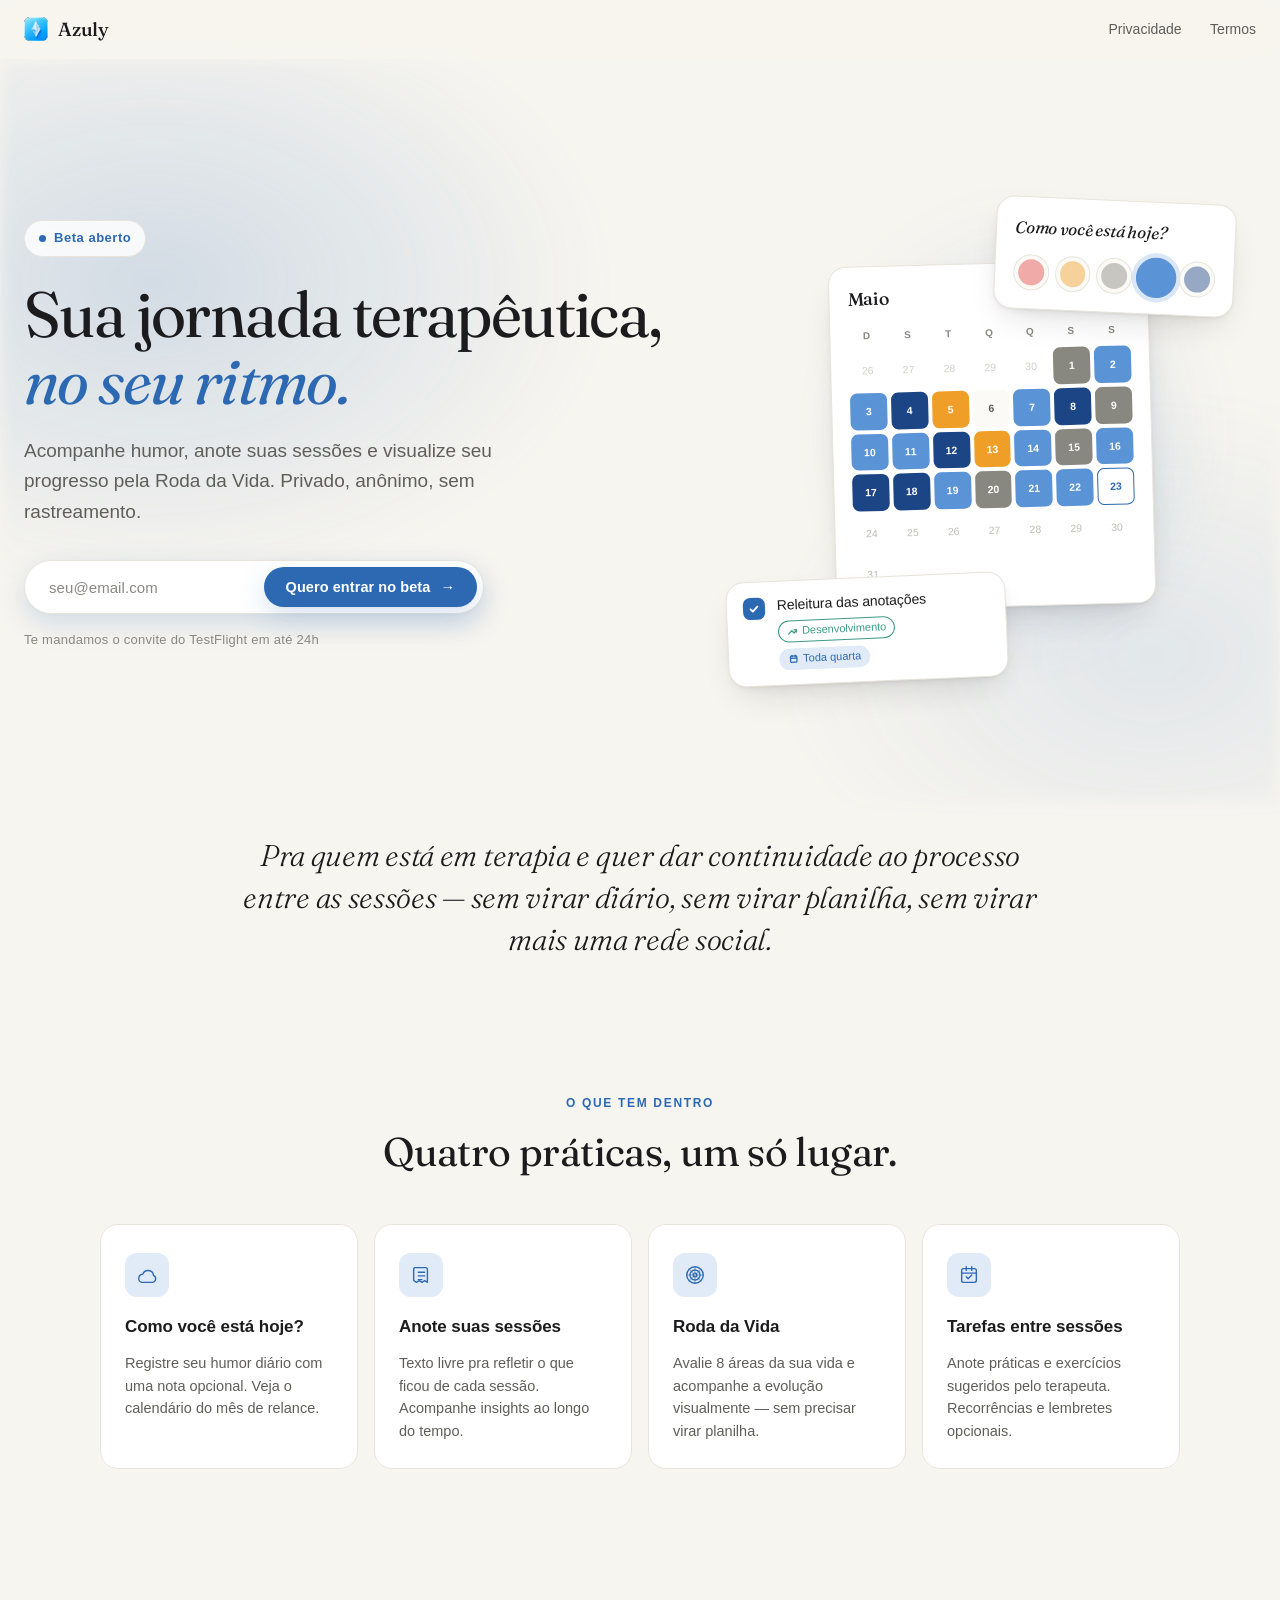
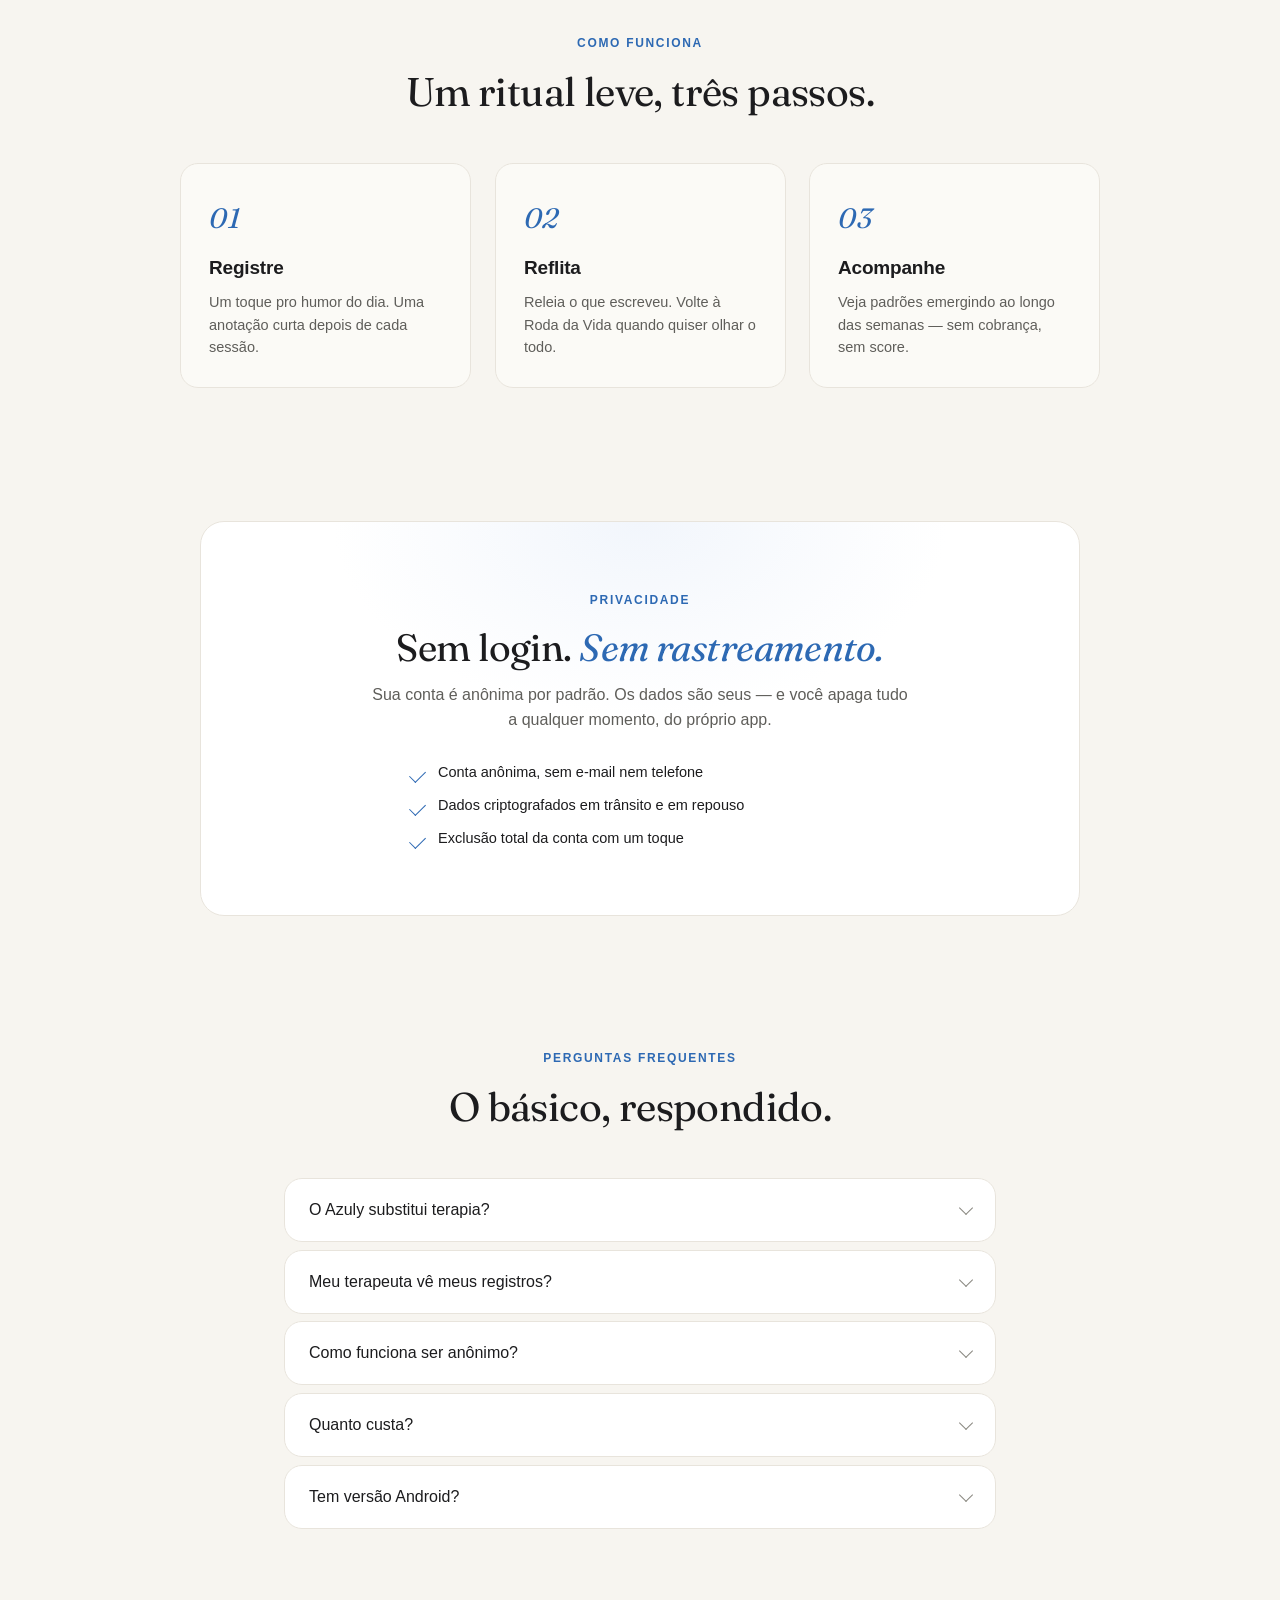
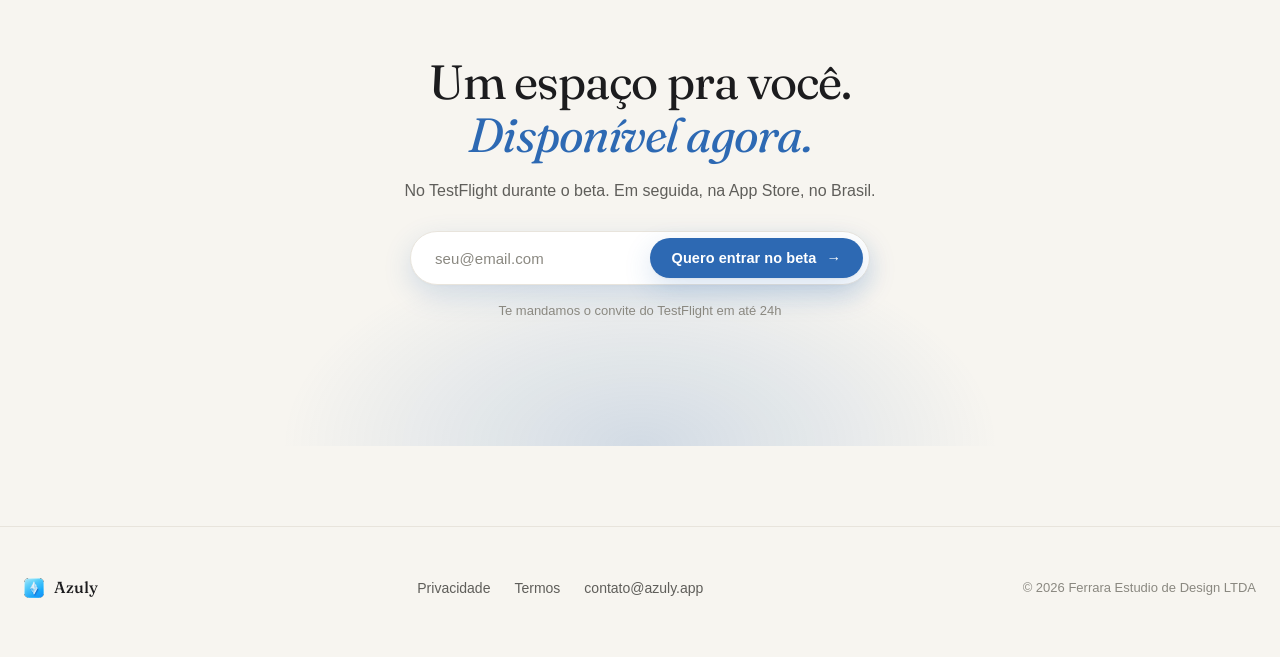
<file: index.html>
<!doctype html>
<html lang="pt-BR" class="landing">
<head>
  <meta charset="utf-8" />
  <meta name="viewport" content="width=device-width, initial-scale=1" />
  <meta name="theme-color" content="#F7F5F0" media="(prefers-color-scheme: light)" />
  <meta name="theme-color" content="#111110" media="(prefers-color-scheme: dark)" />

  <title>Azuly — Sua jornada terapêutica, no seu ritmo</title>
  <meta name="description" content="Acompanhe humor, anote suas sessões e visualize seu progresso pela Roda da Vida. Privado, anônimo, sem rastreamento." />

  <meta property="og:title" content="Azuly" />
  <meta property="og:description" content="Sua jornada terapêutica, no seu ritmo. Privado, anônimo, sem rastreamento." />
  <meta property="og:type" content="website" />
  <meta property="og:url" content="https://azuly.app" />
  <meta property="og:image" content="https://azuly.app/apple-touch-icon.png" />
  <meta name="twitter:card" content="summary" />
  <meta name="twitter:title" content="Azuly" />
  <meta name="twitter:description" content="Sua jornada terapêutica, no seu ritmo." />

  <link rel="icon" type="image/png" sizes="32x32" href="./favicon-32.png" />
  <link rel="icon" type="image/png" sizes="192x192" href="./icon-192.png" />
  <link rel="apple-touch-icon" sizes="180x180" href="./apple-touch-icon.png" />

  <link rel="preconnect" href="https://fonts.googleapis.com" />
  <link rel="preconnect" href="https://fonts.gstatic.com" crossorigin />
  <link href="https://fonts.googleapis.com/css2?family=Fraunces:opsz,wght@9..144,300..600&display=swap" rel="stylesheet" />

  <link rel="stylesheet" href="./style.css" />
</head>
<body>
  <header class="site-header">
    <div class="inner">
      <a class="brand" href="./">
        <img src="./favicon-32.png" alt="" width="24" height="24" />
        <span>Azuly</span>
      </a>
      <nav>
        <a href="./privacy.html">Privacidade</a>
        <a href="./terms.html">Termos</a>
      </nav>
    </div>
  </header>

  <main>
    <section class="hero">
      <div class="hero-content">
        <span class="eyebrow" data-reveal>
          <span class="eyebrow-dot" aria-hidden="true"></span>
          Beta aberto
        </span>
        <h1 data-reveal>Sua jornada terapêutica,<br /><em>no seu ritmo.</em></h1>
        <p class="lead" data-reveal>
          Acompanhe humor, anote suas sessões e visualize seu progresso pela Roda da Vida.
          Privado, anônimo, sem rastreamento.
        </p>
        <div class="hero-cta" data-reveal>
          <form class="beta-form" data-beta-form>
            <label class="sr-only" for="beta-email-hero">Seu e-mail</label>
            <input
              id="beta-email-hero"
              type="email"
              name="email"
              placeholder="seu@email.com"
              autocomplete="email"
              required
            />
            <input
              class="beta-form-honeypot"
              type="text"
              name="honeypot"
              tabindex="-1"
              autocomplete="off"
              aria-hidden="true"
            />
            <button type="submit" class="cta">
              Quero entrar no beta
              <span class="cta-arrow" aria-hidden="true">→</span>
            </button>
          </form>
          <p class="hint" data-beta-feedback aria-live="polite">
            Te mandamos o convite do TestFlight em até 24h
          </p>
        </div>
      </div>

      <div class="ui-stage" data-reveal aria-label="Prévia do app Azuly">
        <div class="ui-stage-glow" aria-hidden="true"></div>

        <!-- Mood picker — floating top -->
        <div class="ui-card ui-card--mood">
          <p class="ui-eyebrow">Como você está hoje?</p>
          <div class="mood-row">
            <span class="mood-dot" data-v="1" aria-hidden="true"></span>
            <span class="mood-dot" data-v="2" aria-hidden="true"></span>
            <span class="mood-dot" data-v="3" aria-hidden="true"></span>
            <span class="mood-dot is-selected" data-v="4" aria-hidden="true"></span>
            <span class="mood-dot" data-v="5" aria-hidden="true"></span>
          </div>
        </div>

        <!-- Calendar card — centerpiece -->
        <div class="ui-card ui-card--calendar">
          <div class="ui-card-head">
            <span class="ui-card-title">Maio</span>
            <span class="ui-card-meta">2026</span>
          </div>
          <div class="cal-weekdays" aria-hidden="true">
            <span>D</span><span>S</span><span>T</span><span>Q</span><span>Q</span><span>S</span><span>S</span>
          </div>
          <div class="cal-grid" aria-hidden="true">
            <span class="cal-cell is-ghost">26</span>
            <span class="cal-cell is-ghost">27</span>
            <span class="cal-cell is-ghost">28</span>
            <span class="cal-cell is-ghost">29</span>
            <span class="cal-cell is-ghost">30</span>
            <span class="cal-cell" data-v="3">1</span>
            <span class="cal-cell" data-v="4">2</span>
            <span class="cal-cell" data-v="4">3</span>
            <span class="cal-cell" data-v="5">4</span>
            <span class="cal-cell" data-v="2">5</span>
            <span class="cal-cell">6</span>
            <span class="cal-cell" data-v="4">7</span>
            <span class="cal-cell" data-v="5">8</span>
            <span class="cal-cell" data-v="3">9</span>
            <span class="cal-cell" data-v="4">10</span>
            <span class="cal-cell" data-v="4">11</span>
            <span class="cal-cell" data-v="5">12</span>
            <span class="cal-cell" data-v="2">13</span>
            <span class="cal-cell" data-v="4">14</span>
            <span class="cal-cell" data-v="3">15</span>
            <span class="cal-cell" data-v="4">16</span>
            <span class="cal-cell" data-v="5">17</span>
            <span class="cal-cell" data-v="5">18</span>
            <span class="cal-cell" data-v="4">19</span>
            <span class="cal-cell" data-v="3">20</span>
            <span class="cal-cell" data-v="4">21</span>
            <span class="cal-cell" data-v="4">22</span>
            <span class="cal-cell is-today">23</span>
            <span class="cal-cell is-future">24</span>
            <span class="cal-cell is-future">25</span>
            <span class="cal-cell is-future">26</span>
            <span class="cal-cell is-future">27</span>
            <span class="cal-cell is-future">28</span>
            <span class="cal-cell is-future">29</span>
            <span class="cal-cell is-future">30</span>
            <span class="cal-cell is-future">31</span>
          </div>
        </div>

        <!-- Tarefa item — floating bottom -->
        <div class="ui-card ui-card--tarefa">
          <span class="ui-checkbox is-checked" aria-hidden="true">
            <svg viewBox="0 0 14 14" fill="none" stroke="currentColor" stroke-width="2.2" stroke-linecap="round" stroke-linejoin="round">
              <path d="M3 7.5l2.5 2.5L11 4.5" />
            </svg>
          </span>
          <div class="ui-tarefa-text">
            <span class="ui-tarefa-title">Releitura das anotações</span>
            <div class="ui-badges">
              <span class="ui-badge" style="--badge-color: var(--area-desenvolvimento);">
                <svg viewBox="0 0 14 14" fill="none" stroke="currentColor" stroke-width="1.6" stroke-linecap="round" stroke-linejoin="round" aria-hidden="true">
                  <path d="M2 11l4-4 3 3 3-4" /><path d="M9 6h3v3" />
                </svg>
                Desenvolvimento
              </span>
              <span class="ui-badge ui-badge--soft">
                <svg viewBox="0 0 14 14" fill="none" stroke="currentColor" stroke-width="1.6" stroke-linecap="round" stroke-linejoin="round" aria-hidden="true">
                  <path d="M3 4.5a1 1 0 0 1 1-1h6a1 1 0 0 1 1 1v6a1 1 0 0 1-1 1H4a1 1 0 0 1-1-1z" />
                  <path d="M5 2.5v2M9 2.5v2M3 6.5h8" />
                </svg>
                Toda quarta
              </span>
            </div>
          </div>
        </div>
      </div>
    </section>

    <section class="manifesto" data-reveal>
      <p>
        Pra quem está em terapia e quer dar continuidade ao processo entre as sessões —
        sem virar diário, sem virar planilha, sem virar mais uma rede social.
      </p>
    </section>

    <section class="features">
      <header class="section-head" data-reveal>
        <span class="kicker">O que tem dentro</span>
        <h2>Quatro práticas, um só lugar.</h2>
      </header>

      <div class="feature-grid">
        <article class="feature" data-reveal>
          <div class="feature-icon">
            <svg viewBox="0 0 24 24" fill="none" stroke="currentColor" stroke-width="1.5" stroke-linecap="round" stroke-linejoin="round" aria-hidden="true">
              <path d="M3 16a5 5 0 0 1 4.5-5 6 6 0 0 1 11.6 1.4A4 4 0 0 1 18 20H7a4 4 0 0 1-4-4z" />
            </svg>
          </div>
          <h3>Como você está hoje?</h3>
          <p>Registre seu humor diário com uma nota opcional. Veja o calendário do mês de relance.</p>
        </article>

        <article class="feature" data-reveal>
          <div class="feature-icon">
            <svg viewBox="0 0 24 24" fill="none" stroke="currentColor" stroke-width="1.5" stroke-linecap="round" stroke-linejoin="round" aria-hidden="true">
              <path d="M5 4h12a2 2 0 0 1 2 2v14l-3-2-3 2-3-2-3 2-3-2V6a2 2 0 0 1 1-2z" />
              <path d="M9 9h7M9 13h7M9 17h4" />
            </svg>
          </div>
          <h3>Anote suas sessões</h3>
          <p>Texto livre pra refletir o que ficou de cada sessão. Acompanhe insights ao longo do tempo.</p>
        </article>

        <article class="feature" data-reveal>
          <div class="feature-icon">
            <svg viewBox="0 0 24 24" fill="none" stroke="currentColor" stroke-width="1.5" stroke-linecap="round" stroke-linejoin="round" aria-hidden="true">
              <circle cx="12" cy="12" r="9" />
              <circle cx="12" cy="12" r="5.5" />
              <circle cx="12" cy="12" r="2" />
              <path d="M12 3v18M3 12h18M5.6 5.6l12.8 12.8M18.4 5.6L5.6 18.4" opacity="0.4" />
            </svg>
          </div>
          <h3>Roda da Vida</h3>
          <p>Avalie 8 áreas da sua vida e acompanhe a evolução visualmente — sem precisar virar planilha.</p>
        </article>

        <article class="feature" data-reveal>
          <div class="feature-icon">
            <svg viewBox="0 0 24 24" fill="none" stroke="currentColor" stroke-width="1.5" stroke-linecap="round" stroke-linejoin="round" aria-hidden="true">
              <rect x="4" y="5" width="16" height="15" rx="2" />
              <path d="M9 3v4M15 3v4M4 10h16" />
              <path d="M9 14l2 2 4-4" />
            </svg>
          </div>
          <h3>Tarefas entre sessões</h3>
          <p>Anote práticas e exercícios sugeridos pelo terapeuta. Recorrências e lembretes opcionais.</p>
        </article>
      </div>
    </section>

    <section class="how">
      <header class="section-head" data-reveal>
        <span class="kicker">Como funciona</span>
        <h2>Um ritual leve, três passos.</h2>
      </header>

      <ol class="steps">
        <li class="step" data-reveal>
          <span class="step-num">01</span>
          <h3>Registre</h3>
          <p>Um toque pro humor do dia. Uma anotação curta depois de cada sessão.</p>
        </li>
        <li class="step" data-reveal>
          <span class="step-num">02</span>
          <h3>Reflita</h3>
          <p>Releia o que escreveu. Volte à Roda da Vida quando quiser olhar o todo.</p>
        </li>
        <li class="step" data-reveal>
          <span class="step-num">03</span>
          <h3>Acompanhe</h3>
          <p>Veja padrões emergindo ao longo das semanas — sem cobrança, sem score.</p>
        </li>
      </ol>
    </section>

    <section class="privacy-block" data-reveal>
      <span class="kicker">Privacidade</span>
      <h2>Sem login. <em>Sem rastreamento.</em></h2>
      <p>
        Sua conta é anônima por padrão. Os dados são seus —
        e você apaga tudo a qualquer momento, do próprio app.
      </p>
      <ul class="privacy-points">
        <li>Conta anônima, sem e-mail nem telefone</li>
        <li>Dados criptografados em trânsito e em repouso</li>
        <li>Exclusão total da conta com um toque</li>
      </ul>
    </section>

    <section class="faq">
      <header class="section-head" data-reveal>
        <span class="kicker">Perguntas frequentes</span>
        <h2>O básico, respondido.</h2>
      </header>

      <div class="faq-list">
        <details class="faq-item" data-reveal>
          <summary>O Azuly substitui terapia?</summary>
          <p>
            Não. Azuly é um companheiro pra quem já faz terapia (ou está pensando em começar)
            e quer um lugar pra registrar o processo entre as sessões.
          </p>
        </details>

        <details class="faq-item" data-reveal>
          <summary>Meu terapeuta vê meus registros?</summary>
          <p>
            Não automaticamente. O conteúdo é seu — você decide se compartilha algo, e como.
            Não há nenhum tipo de painel ou acesso de terceiros.
          </p>
        </details>

        <details class="faq-item" data-reveal>
          <summary>Como funciona ser anônimo?</summary>
          <p>
            A conta é criada sem e-mail, telefone ou nome. Um identificador aleatório no aparelho.
            Você pode adicionar um apelido se quiser, mas é opcional.
          </p>
        </details>

        <details class="faq-item" data-reveal>
          <summary>Quanto custa?</summary>
          <p>
            Durante o beta, totalmente gratuito. Quando o app sair do beta, anunciamos antes
            qualquer cobrança — e o que já foi registrado continua acessível.
          </p>
        </details>

        <details class="faq-item" data-reveal>
          <summary>Tem versão Android?</summary>
          <p>
            Ainda não. Estamos focados em fazer o iOS muito bem feito antes de expandir.
          </p>
        </details>
      </div>
    </section>

    <section class="closing" data-reveal>
      <h2>Um espaço pra você.<br /><em>Disponível agora.</em></h2>
      <p>No TestFlight durante o beta. Em seguida, na App Store, no Brasil.</p>
      <form class="beta-form beta-form--centered" data-beta-form>
        <label class="sr-only" for="beta-email-closing">Seu e-mail</label>
        <input
          id="beta-email-closing"
          type="email"
          name="email"
          placeholder="seu@email.com"
          autocomplete="email"
          required
        />
        <input
          class="beta-form-honeypot"
          type="text"
          name="honeypot"
          tabindex="-1"
          autocomplete="off"
          aria-hidden="true"
        />
        <button type="submit" class="cta">
          Quero entrar no beta
          <span class="cta-arrow" aria-hidden="true">→</span>
        </button>
      </form>
      <p class="hint closing-hint" data-beta-feedback aria-live="polite">
        Te mandamos o convite do TestFlight em até 24h
      </p>
    </section>
  </main>

  <footer class="site-footer">
    <div class="inner">
      <div class="footer-brand">
        <img src="./favicon-32.png" alt="" width="20" height="20" />
        <span>Azuly</span>
      </div>
      <nav class="footer-nav">
        <a href="./privacy.html">Privacidade</a>
        <a href="./terms.html">Termos</a>
        <a href="mailto:contato@azuly.app">contato@azuly.app</a>
      </nav>
      <p class="footer-fine">© 2026 Ferrara Estudio de Design LTDA</p>
    </div>
  </footer>

  <script>
    (function () {
      const items = document.querySelectorAll('[data-reveal]');
      if (!('IntersectionObserver' in window)) {
        items.forEach(function (el) { el.classList.add('is-visible'); });
        return;
      }
      const io = new IntersectionObserver(function (entries) {
        entries.forEach(function (entry) {
          if (entry.isIntersecting) {
            entry.target.classList.add('is-visible');
            io.unobserve(entry.target);
          }
        });
      }, { rootMargin: '0px 0px -10% 0px', threshold: 0.05 });
      items.forEach(function (el) { io.observe(el); });
    })();
  </script>

  <script>
    (function () {
      var ENDPOINT = 'https://mvyzqfnoptwixipbdbfw.supabase.co/functions/v1/beta-signup';
      var ANON_KEY = 'sb_publishable_lrmTJXlQyZBUyx2HzfqXLg_NpC-VKdk';

      document.querySelectorAll('[data-beta-form]').forEach(function (form) {
        var feedback = form.parentElement.querySelector('[data-beta-feedback]');
        var button = form.querySelector('button[type="submit"]');
        var emailInput = form.querySelector('input[name="email"]');

        form.addEventListener('submit', async function (e) {
          e.preventDefault();
          if (form.dataset.submitting === '1') return;

          var email = emailInput.value.trim();
          var honeypot = form.querySelector('input[name="honeypot"]').value;

          form.dataset.submitting = '1';
          button.disabled = true;
          if (feedback) {
            feedback.textContent = 'Enviando...';
            feedback.classList.remove('is-error', 'is-success');
          }

          try {
            var res = await fetch(ENDPOINT, {
              method: 'POST',
              headers: {
                'Content-Type': 'application/json',
                'apikey': ANON_KEY,
              },
              body: JSON.stringify({ email: email, honeypot: honeypot }),
            });
            var data = await res.json().catch(function () { return {}; });

            if (res.ok && data.ok) {
              if (feedback) {
                feedback.textContent = data.duplicate
                  ? 'Você já está na lista — fica de olho na inbox.'
                  : 'Recebemos! Te mandamos o convite por e-mail em até 24h.';
                feedback.classList.add('is-success');
              }
              form.reset();
            } else if (data.error === 'invalid_email') {
              if (feedback) {
                feedback.textContent = 'Esse e-mail parece inválido. Tenta de novo?';
                feedback.classList.add('is-error');
              }
            } else {
              if (feedback) {
                feedback.textContent = 'Algo deu errado. Tenta de novo em alguns segundos.';
                feedback.classList.add('is-error');
              }
            }
          } catch (err) {
            if (feedback) {
              feedback.textContent = 'Sem conexão. Confere a internet e tenta de novo.';
              feedback.classList.add('is-error');
            }
          } finally {
            form.dataset.submitting = '';
            button.disabled = false;
          }
        });
      });
    })();
  </script>
</body>
</html>
</file>
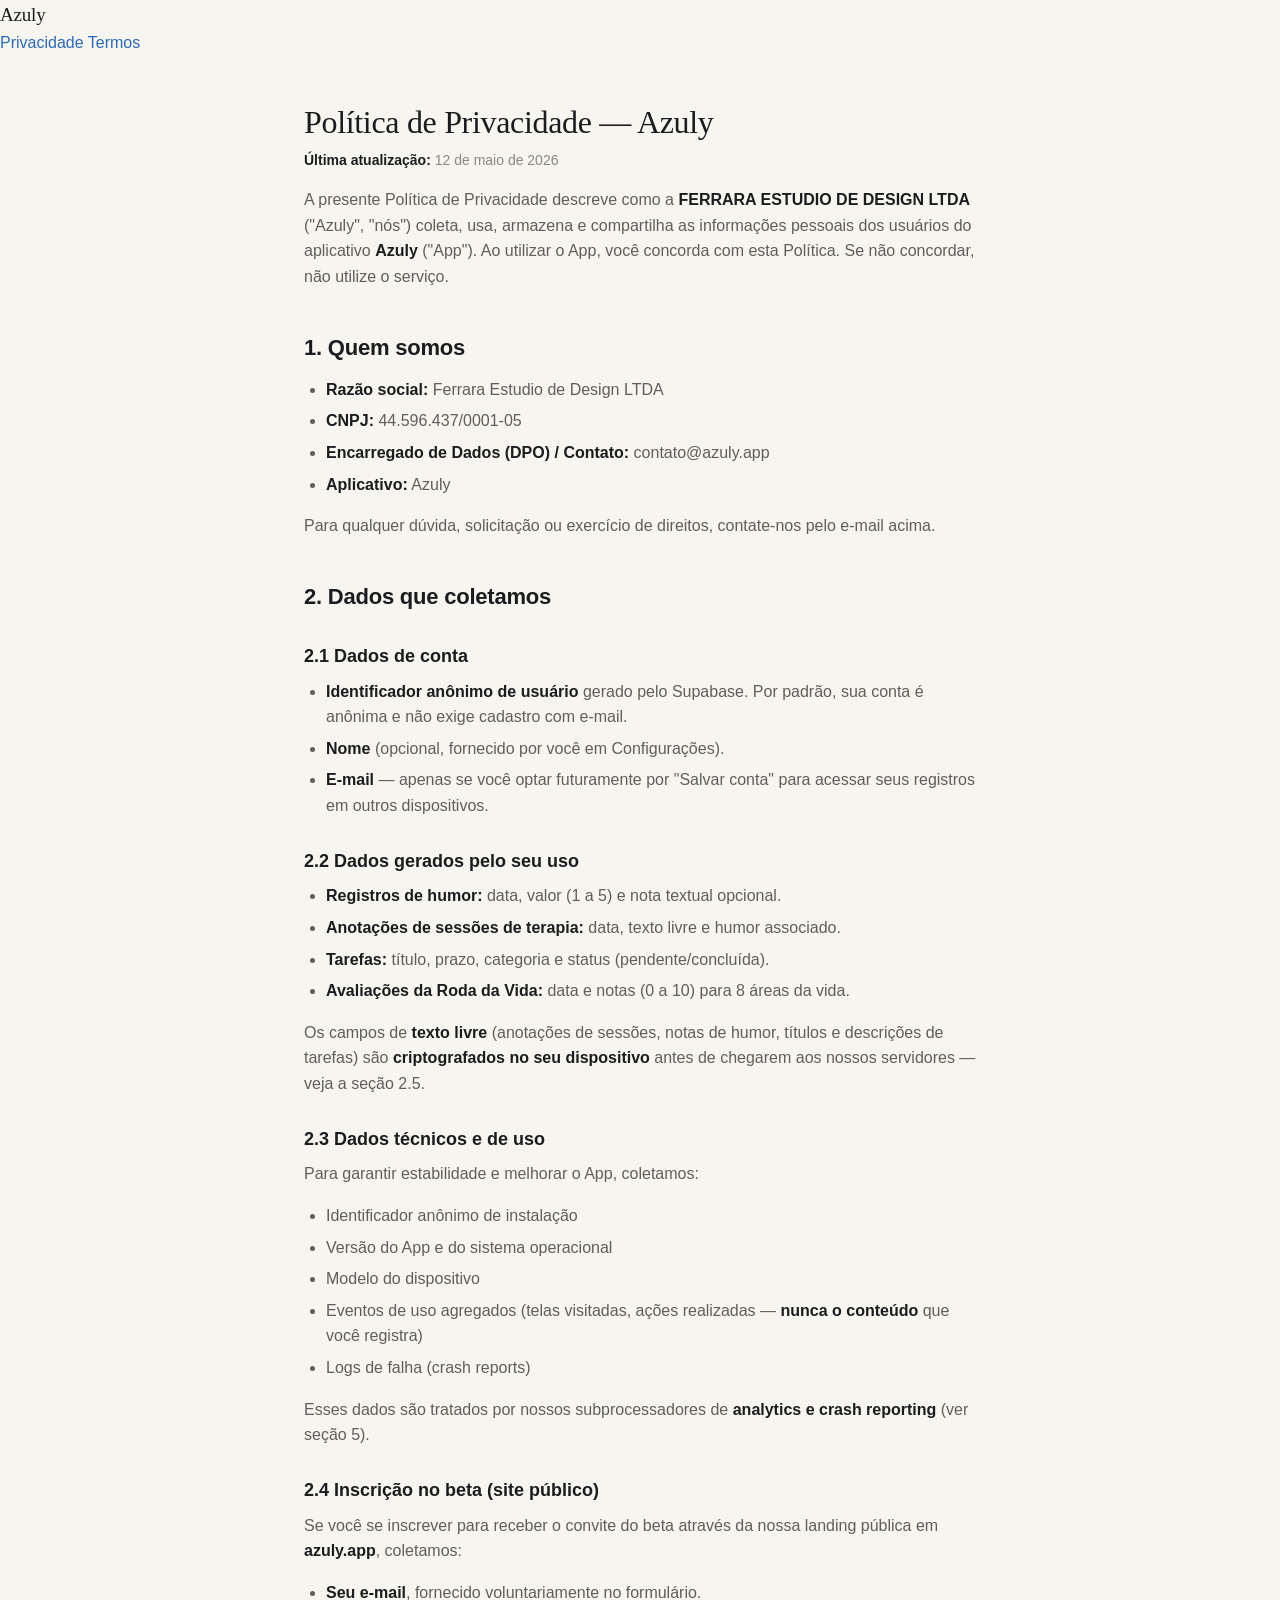
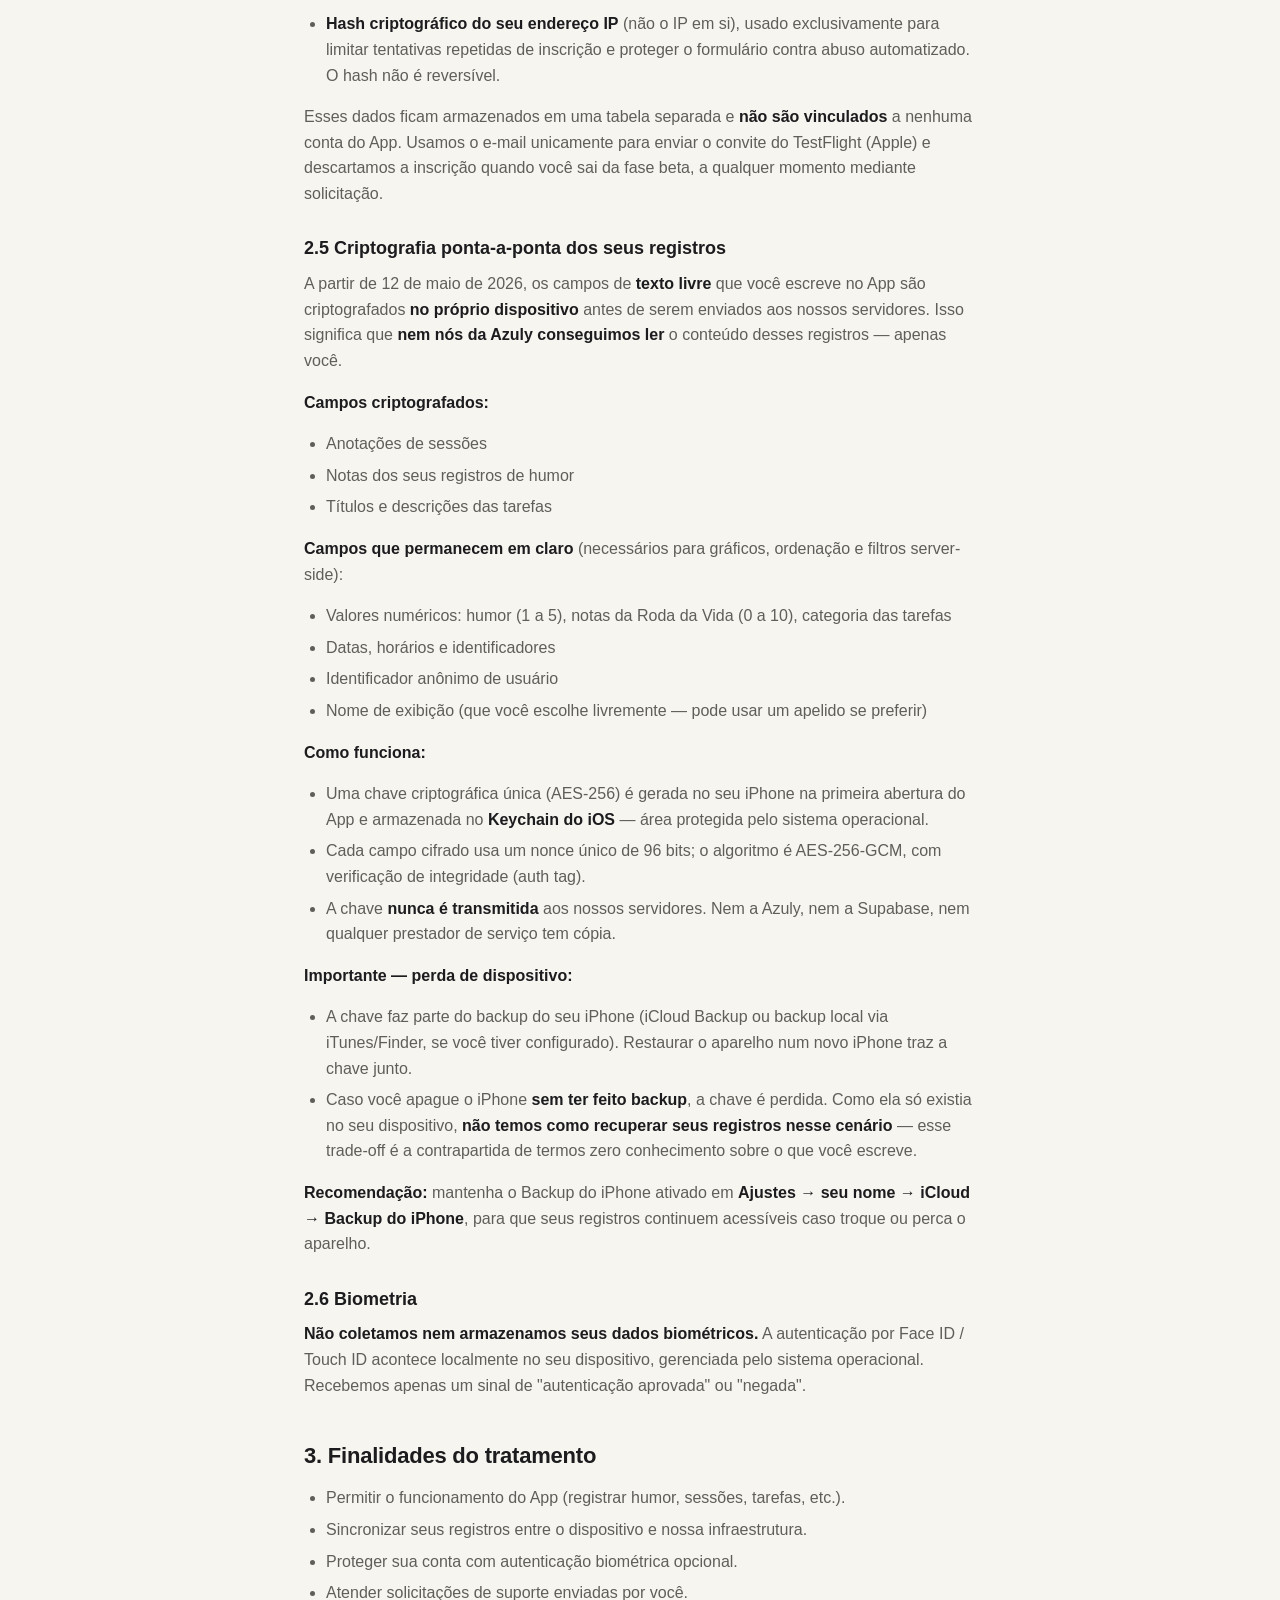
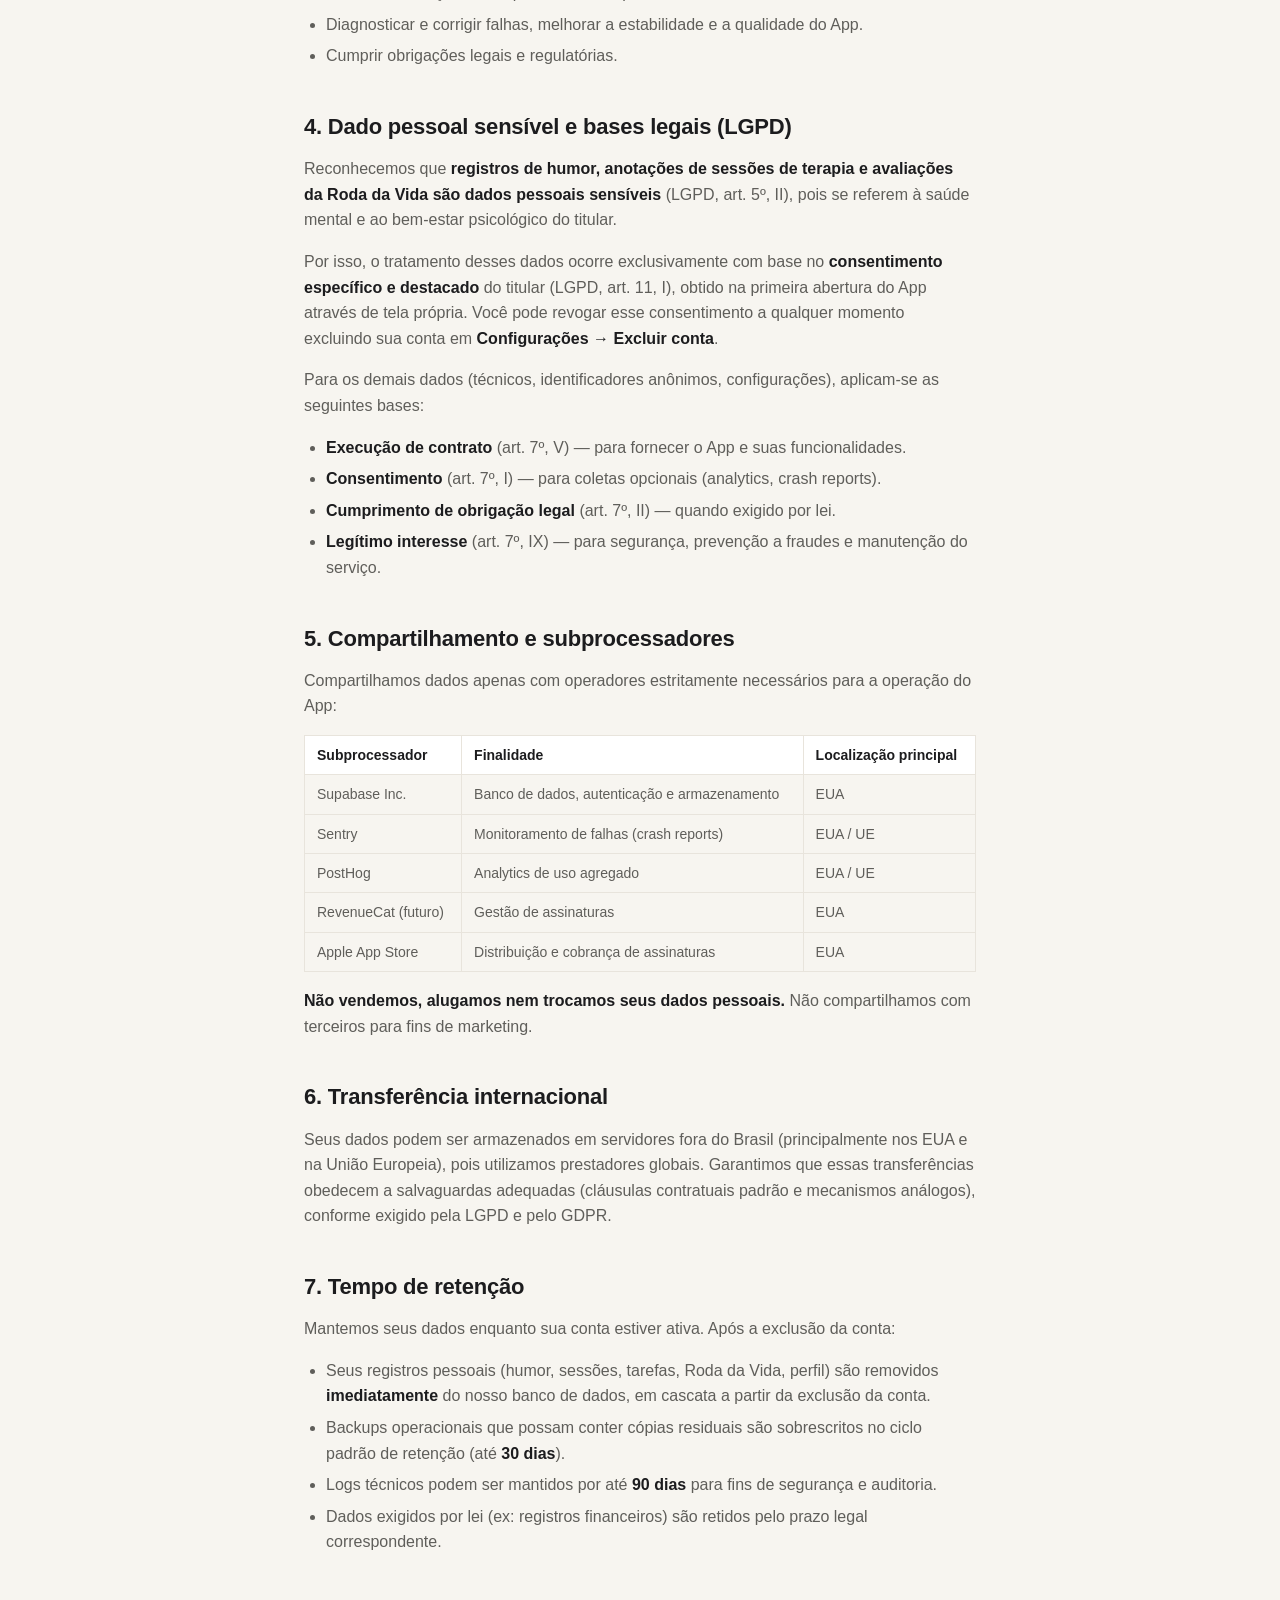
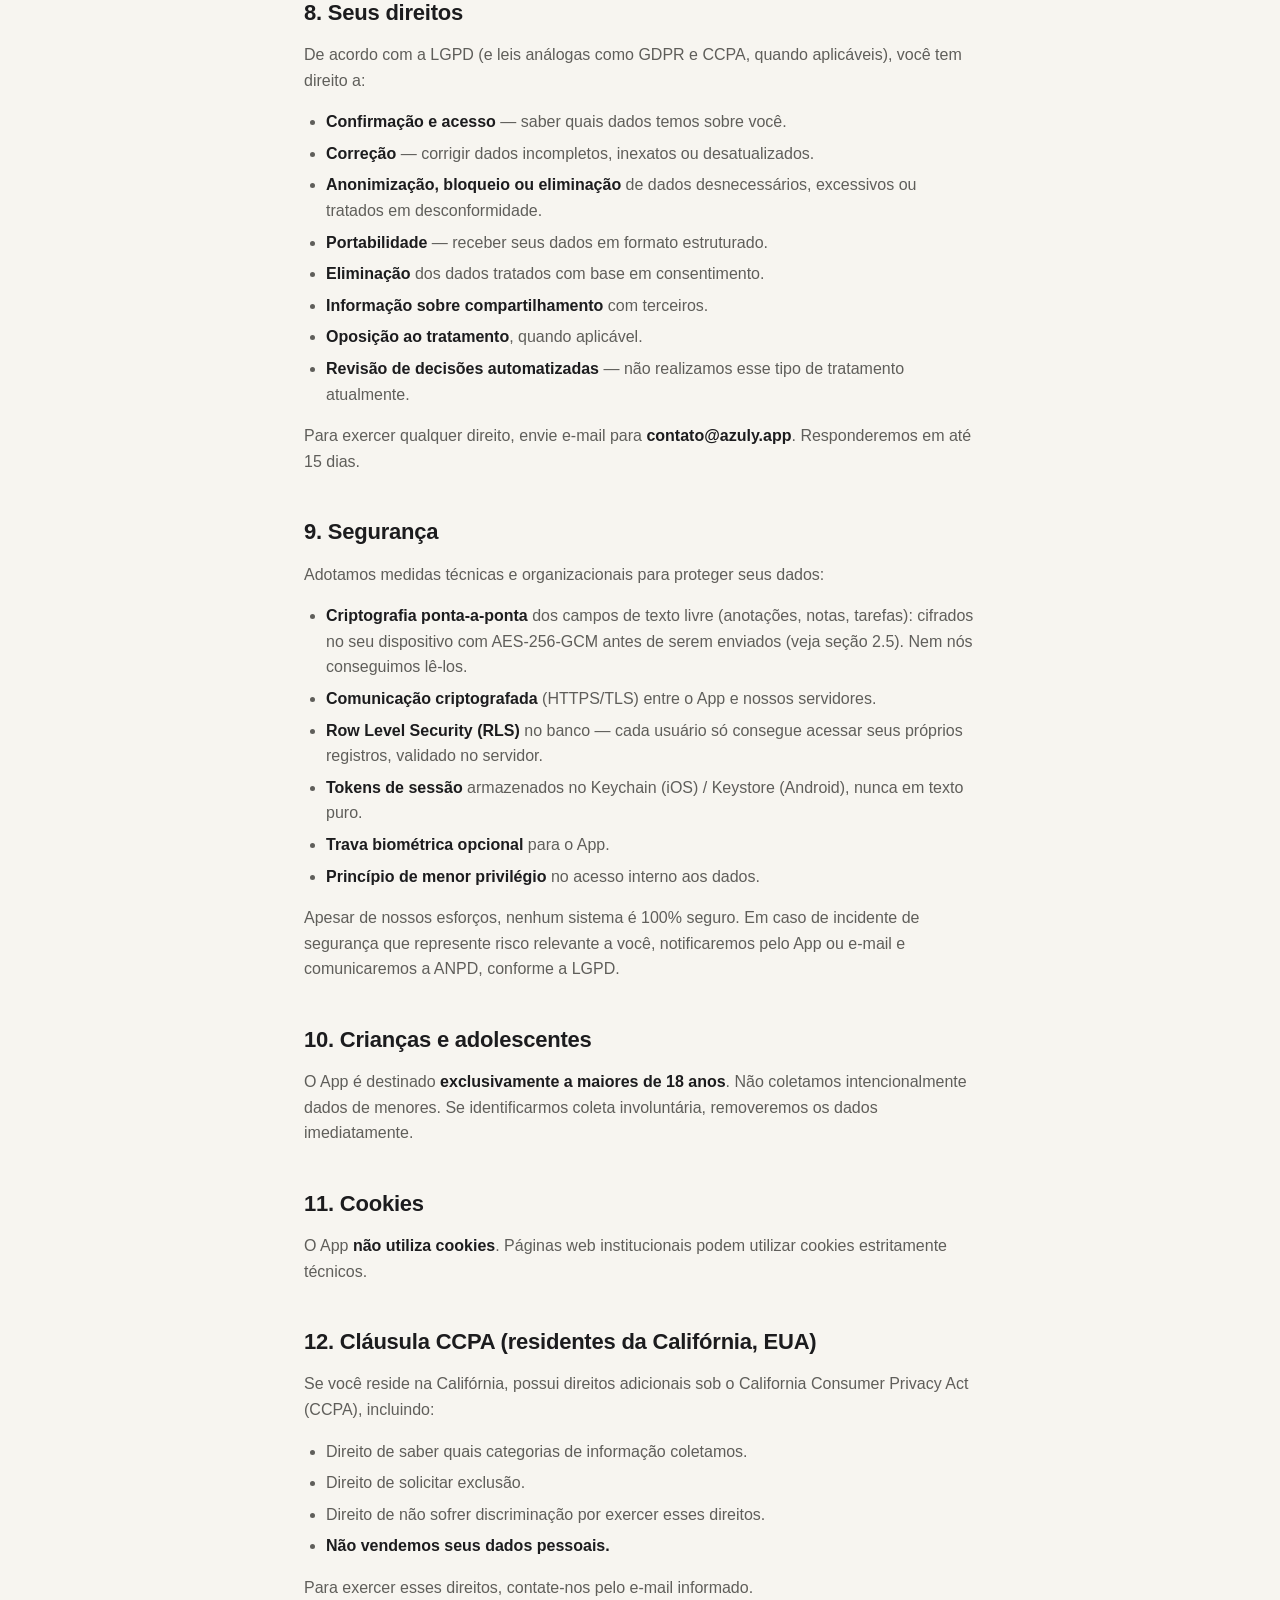
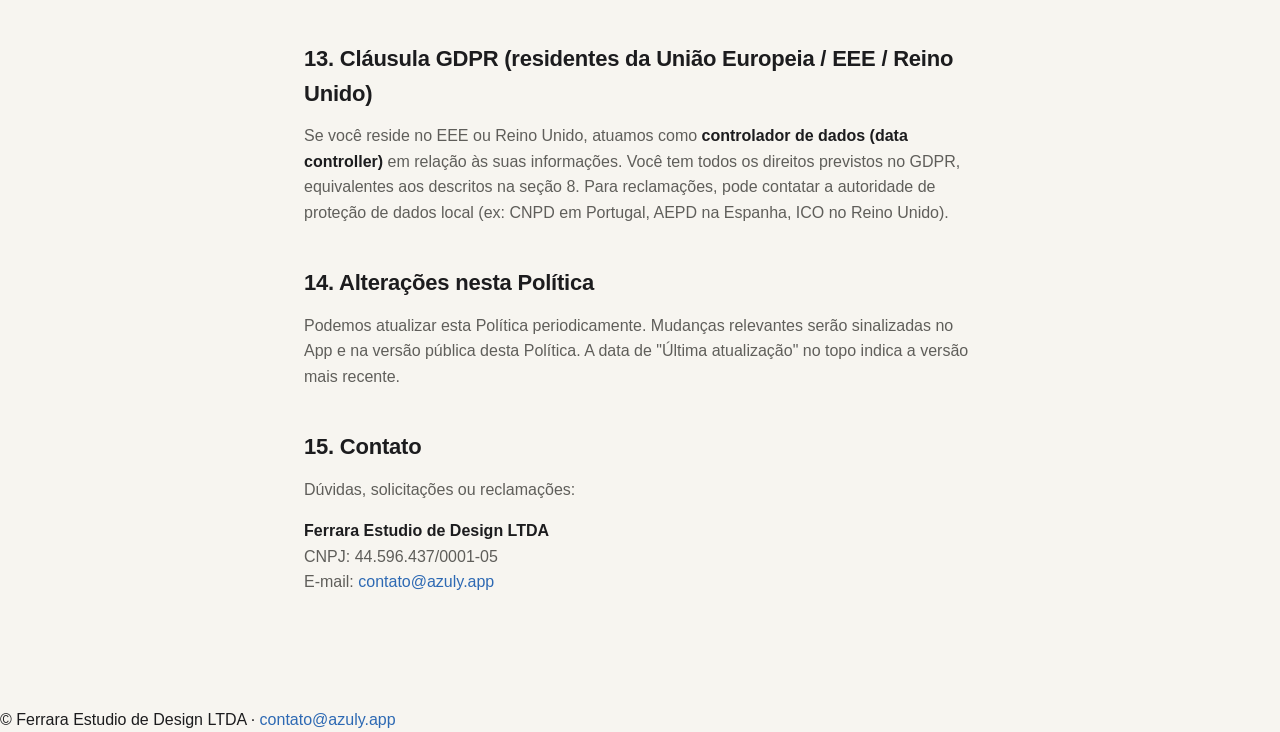
<file: privacy.html>
<!doctype html>
<html lang="pt-BR">
<head>
  <meta charset="utf-8" />
  <meta name="viewport" content="width=device-width, initial-scale=1" />
  <title>Política de Privacidade — Azuly</title>
  <meta name="description" content="Política de Privacidade do Azuly. LGPD, GDPR e CCPA." />
  <link rel="stylesheet" href="./style.css" />
</head>
<body>
  <header>
    <div class="inner">
      <a class="brand" href="./">Azuly</a>
      <nav>
        <a href="./privacy.html">Privacidade</a>
        <a href="./terms.html">Termos</a>
      </nav>
    </div>
  </header>

  <main>
    <h1>Política de Privacidade — Azuly</h1>
    <p class="muted"><strong>Última atualização:</strong> 12 de maio de 2026</p>

    <p>A presente Política de Privacidade descreve como a <strong>FERRARA ESTUDIO DE DESIGN LTDA</strong> ("Azuly", "nós") coleta, usa, armazena e compartilha as informações pessoais dos usuários do aplicativo <strong>Azuly</strong> ("App"). Ao utilizar o App, você concorda com esta Política. Se não concordar, não utilize o serviço.</p>

    <h2>1. Quem somos</h2>
    <ul>
      <li><strong>Razão social:</strong> Ferrara Estudio de Design LTDA</li>
      <li><strong>CNPJ:</strong> 44.596.437/0001-05</li>
      <li><strong>Encarregado de Dados (DPO) / Contato:</strong> contato@azuly.app</li>
      <li><strong>Aplicativo:</strong> Azuly</li>
    </ul>
    <p>Para qualquer dúvida, solicitação ou exercício de direitos, contate-nos pelo e-mail acima.</p>

    <h2>2. Dados que coletamos</h2>

    <h3>2.1 Dados de conta</h3>
    <ul>
      <li><strong>Identificador anônimo de usuário</strong> gerado pelo Supabase. Por padrão, sua conta é anônima e não exige cadastro com e-mail.</li>
      <li><strong>Nome</strong> (opcional, fornecido por você em Configurações).</li>
      <li><strong>E-mail</strong> — apenas se você optar futuramente por "Salvar conta" para acessar seus registros em outros dispositivos.</li>
    </ul>

    <h3>2.2 Dados gerados pelo seu uso</h3>
    <ul>
      <li><strong>Registros de humor:</strong> data, valor (1 a 5) e nota textual opcional.</li>
      <li><strong>Anotações de sessões de terapia:</strong> data, texto livre e humor associado.</li>
      <li><strong>Tarefas:</strong> título, prazo, categoria e status (pendente/concluída).</li>
      <li><strong>Avaliações da Roda da Vida:</strong> data e notas (0 a 10) para 8 áreas da vida.</li>
    </ul>
    <p>Os campos de <strong>texto livre</strong> (anotações de sessões, notas de humor, títulos e descrições de tarefas) são <strong>criptografados no seu dispositivo</strong> antes de chegarem aos nossos servidores — veja a seção 2.5.</p>

    <h3>2.3 Dados técnicos e de uso</h3>
    <p>Para garantir estabilidade e melhorar o App, coletamos:</p>
    <ul>
      <li>Identificador anônimo de instalação</li>
      <li>Versão do App e do sistema operacional</li>
      <li>Modelo do dispositivo</li>
      <li>Eventos de uso agregados (telas visitadas, ações realizadas — <strong>nunca o conteúdo</strong> que você registra)</li>
      <li>Logs de falha (crash reports)</li>
    </ul>
    <p>Esses dados são tratados por nossos subprocessadores de <strong>analytics e crash reporting</strong> (ver seção 5).</p>

    <h3>2.4 Inscrição no beta (site público)</h3>
    <p>Se você se inscrever para receber o convite do beta através da nossa landing pública em <strong>azuly.app</strong>, coletamos:</p>
    <ul>
      <li><strong>Seu e-mail</strong>, fornecido voluntariamente no formulário.</li>
      <li><strong>Hash criptográfico do seu endereço IP</strong> (não o IP em si), usado exclusivamente para limitar tentativas repetidas de inscrição e proteger o formulário contra abuso automatizado. O hash não é reversível.</li>
    </ul>
    <p>Esses dados ficam armazenados em uma tabela separada e <strong>não são vinculados</strong> a nenhuma conta do App. Usamos o e-mail unicamente para enviar o convite do TestFlight (Apple) e descartamos a inscrição quando você sai da fase beta, a qualquer momento mediante solicitação.</p>

    <h3>2.5 Criptografia ponta-a-ponta dos seus registros</h3>
    <p>A partir de 12 de maio de 2026, os campos de <strong>texto livre</strong> que você escreve no App são criptografados <strong>no próprio dispositivo</strong> antes de serem enviados aos nossos servidores. Isso significa que <strong>nem nós da Azuly conseguimos ler</strong> o conteúdo desses registros — apenas você.</p>
    <p><strong>Campos criptografados:</strong></p>
    <ul>
      <li>Anotações de sessões</li>
      <li>Notas dos seus registros de humor</li>
      <li>Títulos e descrições das tarefas</li>
    </ul>
    <p><strong>Campos que permanecem em claro</strong> (necessários para gráficos, ordenação e filtros server-side):</p>
    <ul>
      <li>Valores numéricos: humor (1 a 5), notas da Roda da Vida (0 a 10), categoria das tarefas</li>
      <li>Datas, horários e identificadores</li>
      <li>Identificador anônimo de usuário</li>
      <li>Nome de exibição (que você escolhe livremente — pode usar um apelido se preferir)</li>
    </ul>
    <p><strong>Como funciona:</strong></p>
    <ul>
      <li>Uma chave criptográfica única (AES-256) é gerada no seu iPhone na primeira abertura do App e armazenada no <strong>Keychain do iOS</strong> — área protegida pelo sistema operacional.</li>
      <li>Cada campo cifrado usa um nonce único de 96 bits; o algoritmo é AES-256-GCM, com verificação de integridade (auth tag).</li>
      <li>A chave <strong>nunca é transmitida</strong> aos nossos servidores. Nem a Azuly, nem a Supabase, nem qualquer prestador de serviço tem cópia.</li>
    </ul>
    <p><strong>Importante — perda de dispositivo:</strong></p>
    <ul>
      <li>A chave faz parte do backup do seu iPhone (iCloud Backup ou backup local via iTunes/Finder, se você tiver configurado). Restaurar o aparelho num novo iPhone traz a chave junto.</li>
      <li>Caso você apague o iPhone <strong>sem ter feito backup</strong>, a chave é perdida. Como ela só existia no seu dispositivo, <strong>não temos como recuperar seus registros nesse cenário</strong> — esse trade-off é a contrapartida de termos zero conhecimento sobre o que você escreve.</li>
    </ul>
    <p><strong>Recomendação:</strong> mantenha o Backup do iPhone ativado em <strong>Ajustes → seu nome → iCloud → Backup do iPhone</strong>, para que seus registros continuem acessíveis caso troque ou perca o aparelho.</p>

    <h3>2.6 Biometria</h3>
    <p><strong>Não coletamos nem armazenamos seus dados biométricos.</strong> A autenticação por Face ID / Touch ID acontece localmente no seu dispositivo, gerenciada pelo sistema operacional. Recebemos apenas um sinal de "autenticação aprovada" ou "negada".</p>

    <h2>3. Finalidades do tratamento</h2>
    <ul>
      <li>Permitir o funcionamento do App (registrar humor, sessões, tarefas, etc.).</li>
      <li>Sincronizar seus registros entre o dispositivo e nossa infraestrutura.</li>
      <li>Proteger sua conta com autenticação biométrica opcional.</li>
      <li>Atender solicitações de suporte enviadas por você.</li>
      <li>Diagnosticar e corrigir falhas, melhorar a estabilidade e a qualidade do App.</li>
      <li>Cumprir obrigações legais e regulatórias.</li>
    </ul>

    <h2>4. Dado pessoal sensível e bases legais (LGPD)</h2>
    <p>Reconhecemos que <strong>registros de humor, anotações de sessões de terapia e avaliações da Roda da Vida são dados pessoais sensíveis</strong> (LGPD, art. 5º, II), pois se referem à saúde mental e ao bem-estar psicológico do titular.</p>
    <p>Por isso, o tratamento desses dados ocorre exclusivamente com base no <strong>consentimento específico e destacado</strong> do titular (LGPD, art. 11, I), obtido na primeira abertura do App através de tela própria. Você pode revogar esse consentimento a qualquer momento excluindo sua conta em <strong>Configurações → Excluir conta</strong>.</p>
    <p>Para os demais dados (técnicos, identificadores anônimos, configurações), aplicam-se as seguintes bases:</p>
    <ul>
      <li><strong>Execução de contrato</strong> (art. 7º, V) — para fornecer o App e suas funcionalidades.</li>
      <li><strong>Consentimento</strong> (art. 7º, I) — para coletas opcionais (analytics, crash reports).</li>
      <li><strong>Cumprimento de obrigação legal</strong> (art. 7º, II) — quando exigido por lei.</li>
      <li><strong>Legítimo interesse</strong> (art. 7º, IX) — para segurança, prevenção a fraudes e manutenção do serviço.</li>
    </ul>

    <h2>5. Compartilhamento e subprocessadores</h2>
    <p>Compartilhamos dados apenas com operadores estritamente necessários para a operação do App:</p>
    <table>
      <thead>
        <tr><th>Subprocessador</th><th>Finalidade</th><th>Localização principal</th></tr>
      </thead>
      <tbody>
        <tr><td>Supabase Inc.</td><td>Banco de dados, autenticação e armazenamento</td><td>EUA</td></tr>
        <tr><td>Sentry</td><td>Monitoramento de falhas (crash reports)</td><td>EUA / UE</td></tr>
        <tr><td>PostHog</td><td>Analytics de uso agregado</td><td>EUA / UE</td></tr>
        <tr><td>RevenueCat (futuro)</td><td>Gestão de assinaturas</td><td>EUA</td></tr>
        <tr><td>Apple App Store</td><td>Distribuição e cobrança de assinaturas</td><td>EUA</td></tr>
      </tbody>
    </table>
    <p><strong>Não vendemos, alugamos nem trocamos seus dados pessoais.</strong> Não compartilhamos com terceiros para fins de marketing.</p>

    <h2>6. Transferência internacional</h2>
    <p>Seus dados podem ser armazenados em servidores fora do Brasil (principalmente nos EUA e na União Europeia), pois utilizamos prestadores globais. Garantimos que essas transferências obedecem a salvaguardas adequadas (cláusulas contratuais padrão e mecanismos análogos), conforme exigido pela LGPD e pelo GDPR.</p>

    <h2>7. Tempo de retenção</h2>
    <p>Mantemos seus dados enquanto sua conta estiver ativa. Após a exclusão da conta:</p>
    <ul>
      <li>Seus registros pessoais (humor, sessões, tarefas, Roda da Vida, perfil) são removidos <strong>imediatamente</strong> do nosso banco de dados, em cascata a partir da exclusão da conta.</li>
      <li>Backups operacionais que possam conter cópias residuais são sobrescritos no ciclo padrão de retenção (até <strong>30 dias</strong>).</li>
      <li>Logs técnicos podem ser mantidos por até <strong>90 dias</strong> para fins de segurança e auditoria.</li>
      <li>Dados exigidos por lei (ex: registros financeiros) são retidos pelo prazo legal correspondente.</li>
    </ul>

    <h2>8. Seus direitos</h2>
    <p>De acordo com a LGPD (e leis análogas como GDPR e CCPA, quando aplicáveis), você tem direito a:</p>
    <ul>
      <li><strong>Confirmação e acesso</strong> — saber quais dados temos sobre você.</li>
      <li><strong>Correção</strong> — corrigir dados incompletos, inexatos ou desatualizados.</li>
      <li><strong>Anonimização, bloqueio ou eliminação</strong> de dados desnecessários, excessivos ou tratados em desconformidade.</li>
      <li><strong>Portabilidade</strong> — receber seus dados em formato estruturado.</li>
      <li><strong>Eliminação</strong> dos dados tratados com base em consentimento.</li>
      <li><strong>Informação sobre compartilhamento</strong> com terceiros.</li>
      <li><strong>Oposição ao tratamento</strong>, quando aplicável.</li>
      <li><strong>Revisão de decisões automatizadas</strong> — não realizamos esse tipo de tratamento atualmente.</li>
    </ul>
    <p>Para exercer qualquer direito, envie e-mail para <a href="mailto:contato@azuly.app"><strong>contato@azuly.app</strong></a>. Responderemos em até 15 dias.</p>

    <h2>9. Segurança</h2>
    <p>Adotamos medidas técnicas e organizacionais para proteger seus dados:</p>
    <ul>
      <li><strong>Criptografia ponta-a-ponta</strong> dos campos de texto livre (anotações, notas, tarefas): cifrados no seu dispositivo com AES-256-GCM antes de serem enviados (veja seção 2.5). Nem nós conseguimos lê-los.</li>
      <li><strong>Comunicação criptografada</strong> (HTTPS/TLS) entre o App e nossos servidores.</li>
      <li><strong>Row Level Security (RLS)</strong> no banco — cada usuário só consegue acessar seus próprios registros, validado no servidor.</li>
      <li><strong>Tokens de sessão</strong> armazenados no Keychain (iOS) / Keystore (Android), nunca em texto puro.</li>
      <li><strong>Trava biométrica opcional</strong> para o App.</li>
      <li><strong>Princípio de menor privilégio</strong> no acesso interno aos dados.</li>
    </ul>
    <p>Apesar de nossos esforços, nenhum sistema é 100% seguro. Em caso de incidente de segurança que represente risco relevante a você, notificaremos pelo App ou e-mail e comunicaremos a ANPD, conforme a LGPD.</p>

    <h2>10. Crianças e adolescentes</h2>
    <p>O App é destinado <strong>exclusivamente a maiores de 18 anos</strong>. Não coletamos intencionalmente dados de menores. Se identificarmos coleta involuntária, removeremos os dados imediatamente.</p>

    <h2>11. Cookies</h2>
    <p>O App <strong>não utiliza cookies</strong>. Páginas web institucionais podem utilizar cookies estritamente técnicos.</p>

    <h2>12. Cláusula CCPA (residentes da Califórnia, EUA)</h2>
    <p>Se você reside na Califórnia, possui direitos adicionais sob o California Consumer Privacy Act (CCPA), incluindo:</p>
    <ul>
      <li>Direito de saber quais categorias de informação coletamos.</li>
      <li>Direito de solicitar exclusão.</li>
      <li>Direito de não sofrer discriminação por exercer esses direitos.</li>
      <li><strong>Não vendemos seus dados pessoais.</strong></li>
    </ul>
    <p>Para exercer esses direitos, contate-nos pelo e-mail informado.</p>

    <h2>13. Cláusula GDPR (residentes da União Europeia / EEE / Reino Unido)</h2>
    <p>Se você reside no EEE ou Reino Unido, atuamos como <strong>controlador de dados (data controller)</strong> em relação às suas informações. Você tem todos os direitos previstos no GDPR, equivalentes aos descritos na seção 8. Para reclamações, pode contatar a autoridade de proteção de dados local (ex: CNPD em Portugal, AEPD na Espanha, ICO no Reino Unido).</p>

    <h2>14. Alterações nesta Política</h2>
    <p>Podemos atualizar esta Política periodicamente. Mudanças relevantes serão sinalizadas no App e na versão pública desta Política. A data de "Última atualização" no topo indica a versão mais recente.</p>

    <h2>15. Contato</h2>
    <p>Dúvidas, solicitações ou reclamações:</p>
    <p>
      <strong>Ferrara Estudio de Design LTDA</strong><br />
      CNPJ: 44.596.437/0001-05<br />
      E-mail: <a href="mailto:contato@azuly.app">contato@azuly.app</a>
    </p>
  </main>

  <footer>
    © Ferrara Estudio de Design LTDA · <a href="mailto:contato@azuly.app">contato@azuly.app</a>
  </footer>
</body>
</html>
</file>
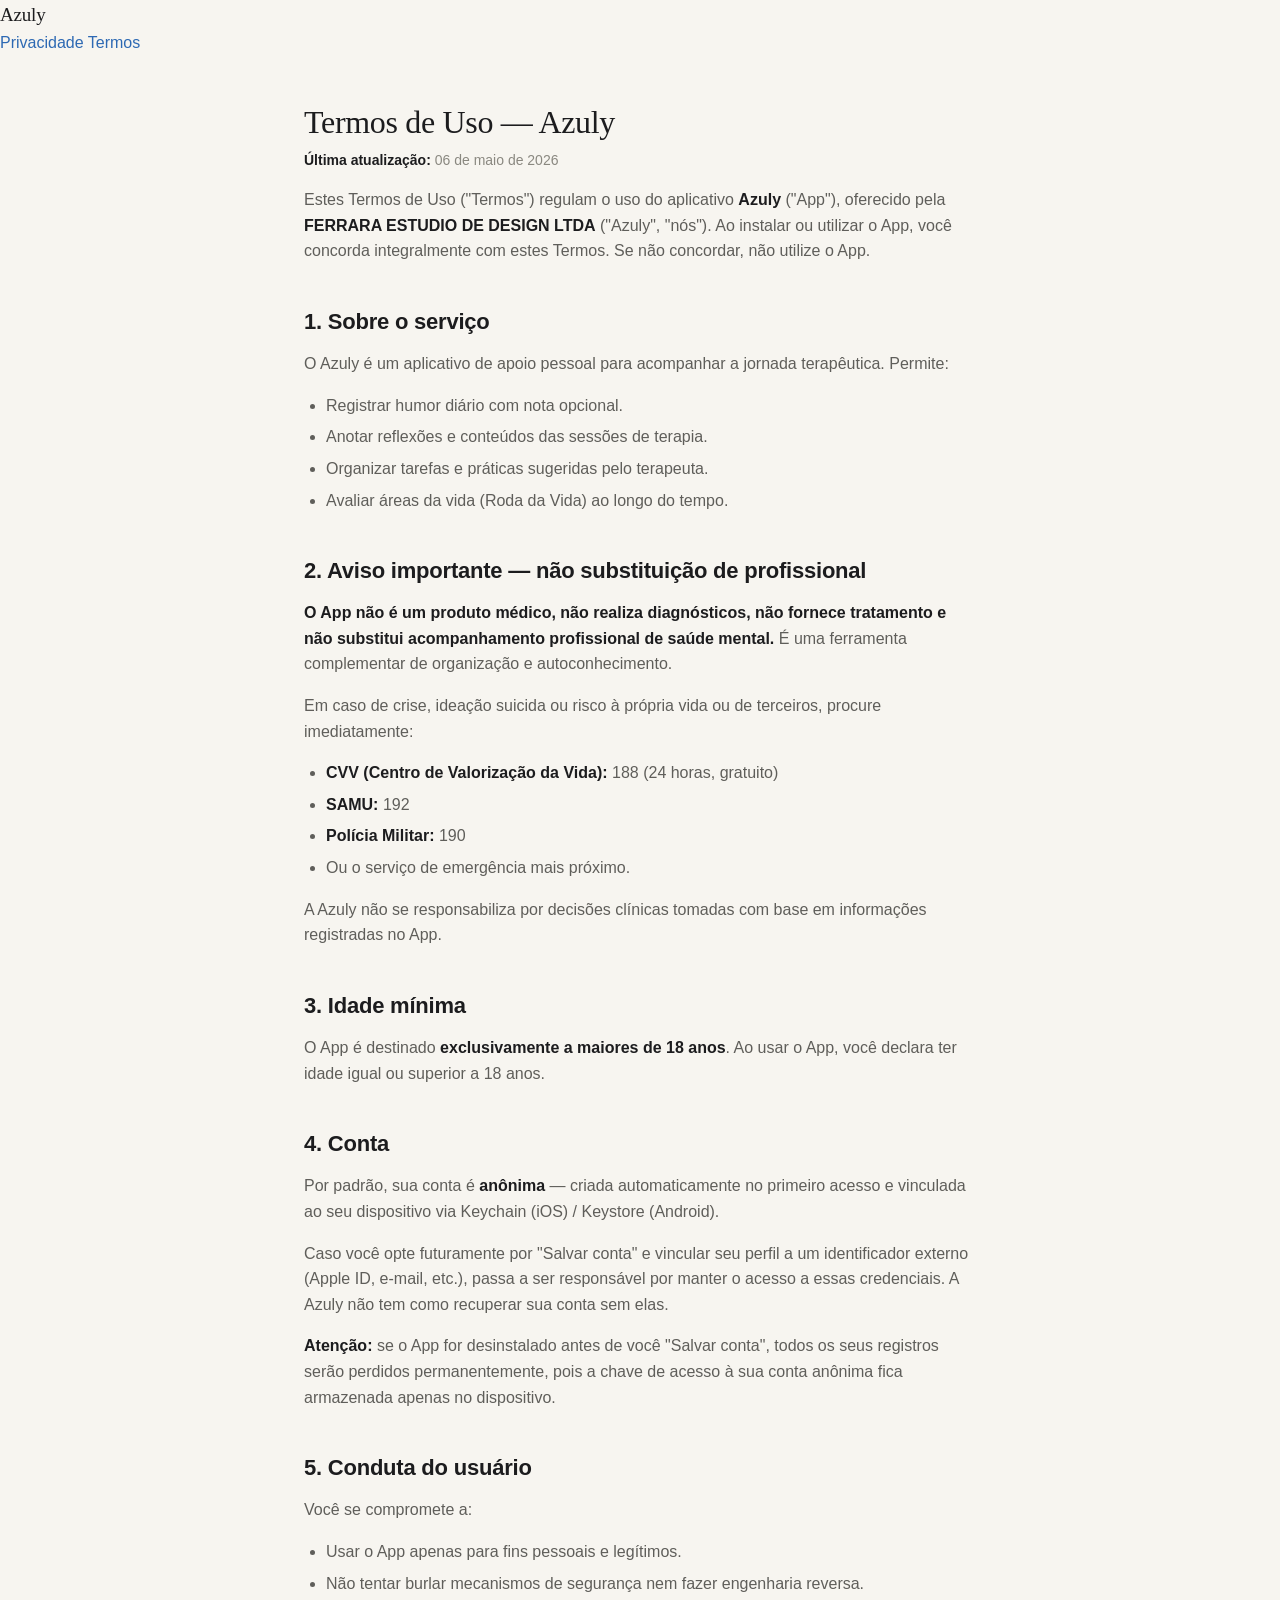
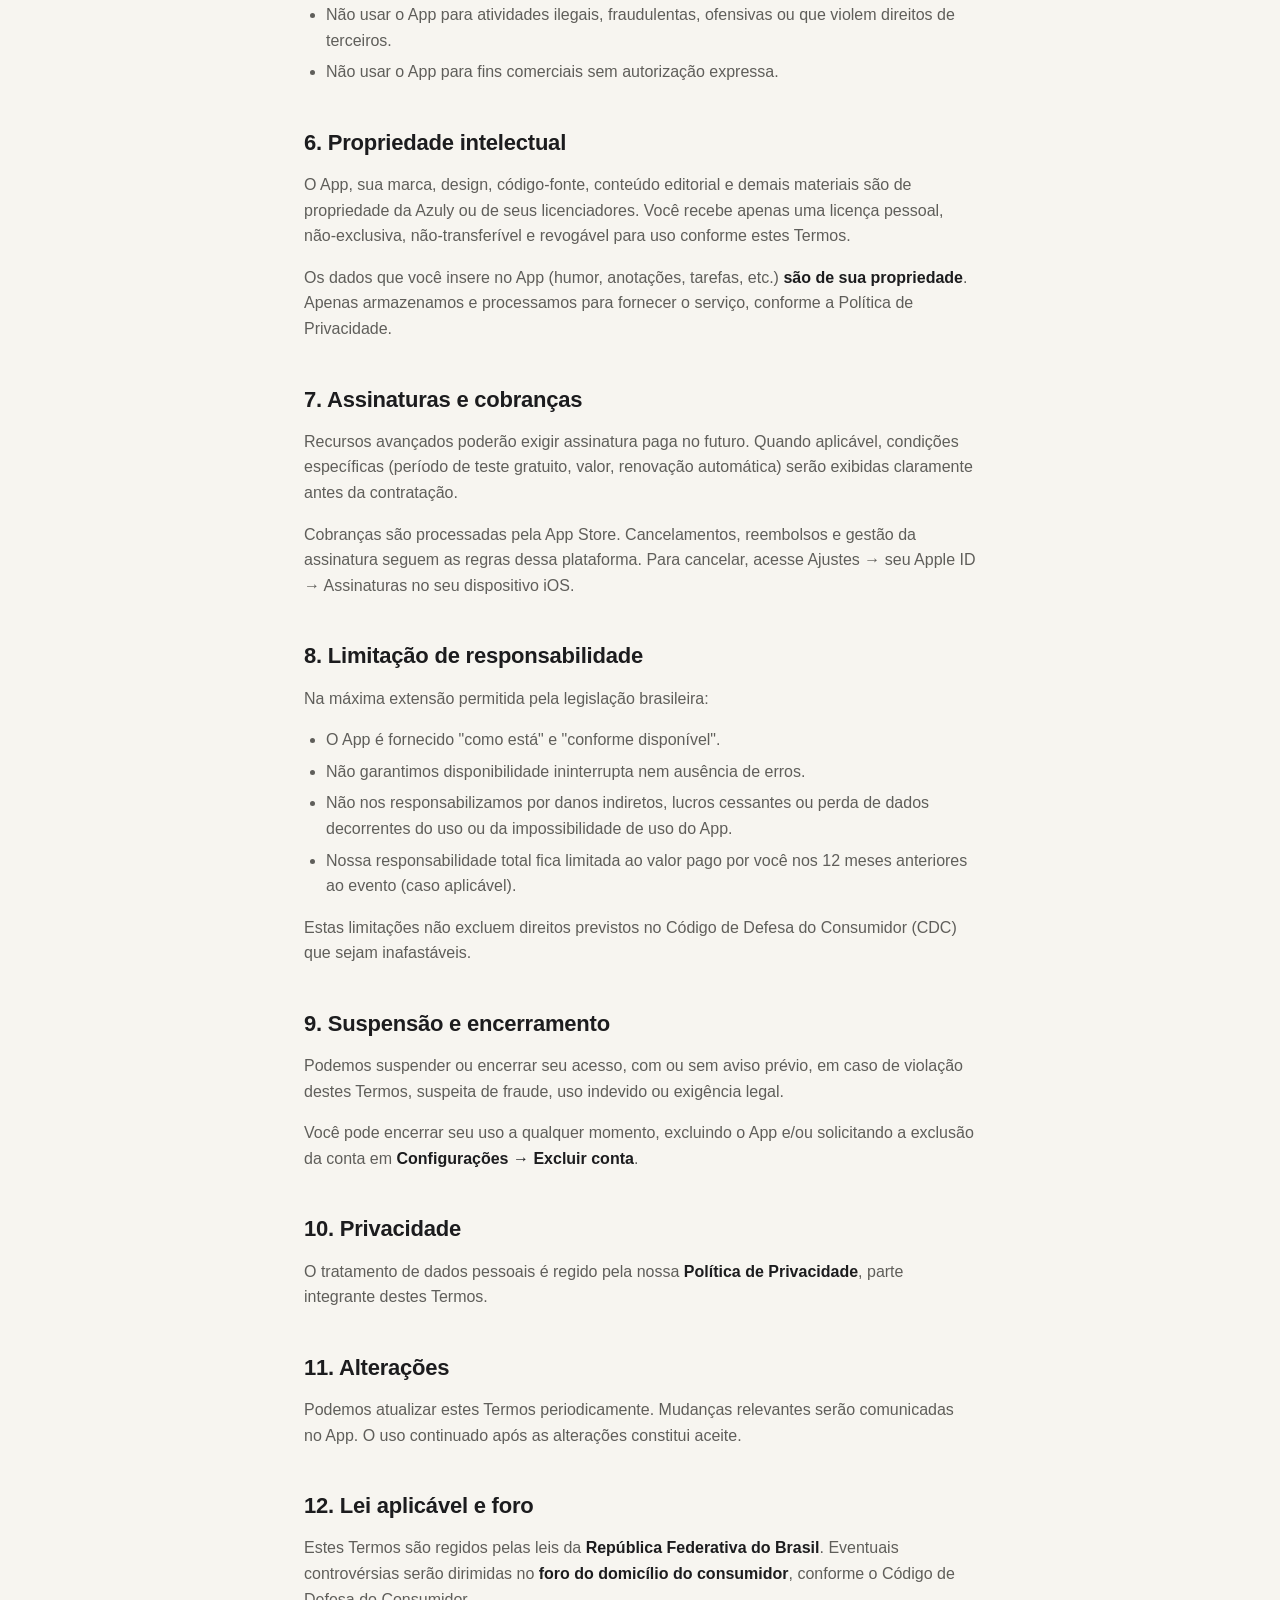
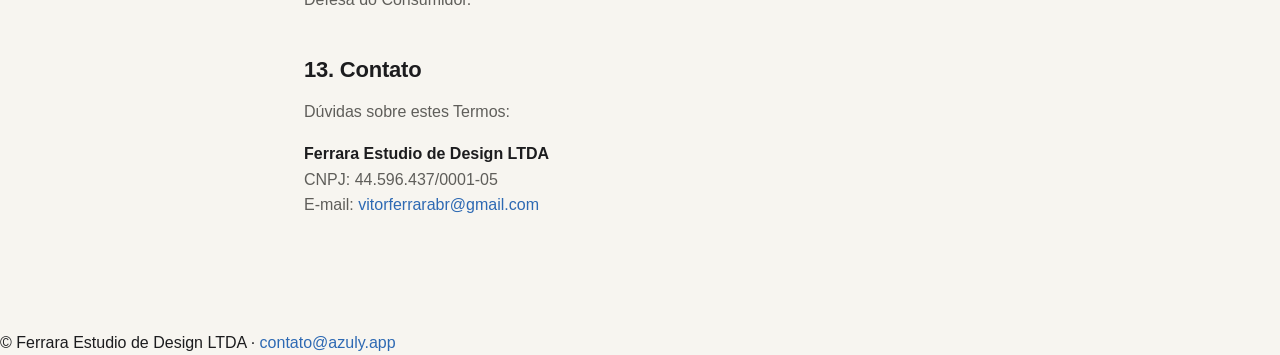
<file: terms.html>
<!doctype html>
<html lang="pt-BR">
<head>
  <meta charset="utf-8" />
  <meta name="viewport" content="width=device-width, initial-scale=1" />
  <title>Termos de Uso — Azuly</title>
  <meta name="description" content="Termos de Uso do aplicativo Azuly." />
  <link rel="stylesheet" href="./style.css" />
</head>
<body>
  <header>
    <div class="inner">
      <a class="brand" href="./">Azuly</a>
      <nav>
        <a href="./privacy.html">Privacidade</a>
        <a href="./terms.html">Termos</a>
      </nav>
    </div>
  </header>

  <main>
    <h1>Termos de Uso — Azuly</h1>
    <p class="muted"><strong>Última atualização:</strong> 06 de maio de 2026</p>

    <p>Estes Termos de Uso ("Termos") regulam o uso do aplicativo <strong>Azuly</strong> ("App"), oferecido pela <strong>FERRARA ESTUDIO DE DESIGN LTDA</strong> ("Azuly", "nós"). Ao instalar ou utilizar o App, você concorda integralmente com estes Termos. Se não concordar, não utilize o App.</p>

    <h2>1. Sobre o serviço</h2>
    <p>O Azuly é um aplicativo de apoio pessoal para acompanhar a jornada terapêutica. Permite:</p>
    <ul>
      <li>Registrar humor diário com nota opcional.</li>
      <li>Anotar reflexões e conteúdos das sessões de terapia.</li>
      <li>Organizar tarefas e práticas sugeridas pelo terapeuta.</li>
      <li>Avaliar áreas da vida (Roda da Vida) ao longo do tempo.</li>
    </ul>

    <h2>2. Aviso importante — não substituição de profissional</h2>
    <p><strong>O App não é um produto médico, não realiza diagnósticos, não fornece tratamento e não substitui acompanhamento profissional de saúde mental.</strong> É uma ferramenta complementar de organização e autoconhecimento.</p>
    <p>Em caso de crise, ideação suicida ou risco à própria vida ou de terceiros, procure imediatamente:</p>
    <ul>
      <li><strong>CVV (Centro de Valorização da Vida):</strong> 188 (24 horas, gratuito)</li>
      <li><strong>SAMU:</strong> 192</li>
      <li><strong>Polícia Militar:</strong> 190</li>
      <li>Ou o serviço de emergência mais próximo.</li>
    </ul>
    <p>A Azuly não se responsabiliza por decisões clínicas tomadas com base em informações registradas no App.</p>

    <h2>3. Idade mínima</h2>
    <p>O App é destinado <strong>exclusivamente a maiores de 18 anos</strong>. Ao usar o App, você declara ter idade igual ou superior a 18 anos.</p>

    <h2>4. Conta</h2>
    <p>Por padrão, sua conta é <strong>anônima</strong> — criada automaticamente no primeiro acesso e vinculada ao seu dispositivo via Keychain (iOS) / Keystore (Android).</p>
    <p>Caso você opte futuramente por "Salvar conta" e vincular seu perfil a um identificador externo (Apple ID, e-mail, etc.), passa a ser responsável por manter o acesso a essas credenciais. A Azuly não tem como recuperar sua conta sem elas.</p>
    <p><strong>Atenção:</strong> se o App for desinstalado antes de você "Salvar conta", todos os seus registros serão perdidos permanentemente, pois a chave de acesso à sua conta anônima fica armazenada apenas no dispositivo.</p>

    <h2>5. Conduta do usuário</h2>
    <p>Você se compromete a:</p>
    <ul>
      <li>Usar o App apenas para fins pessoais e legítimos.</li>
      <li>Não tentar burlar mecanismos de segurança nem fazer engenharia reversa.</li>
      <li>Não usar o App para atividades ilegais, fraudulentas, ofensivas ou que violem direitos de terceiros.</li>
      <li>Não usar o App para fins comerciais sem autorização expressa.</li>
    </ul>

    <h2>6. Propriedade intelectual</h2>
    <p>O App, sua marca, design, código-fonte, conteúdo editorial e demais materiais são de propriedade da Azuly ou de seus licenciadores. Você recebe apenas uma licença pessoal, não-exclusiva, não-transferível e revogável para uso conforme estes Termos.</p>
    <p>Os dados que você insere no App (humor, anotações, tarefas, etc.) <strong>são de sua propriedade</strong>. Apenas armazenamos e processamos para fornecer o serviço, conforme a Política de Privacidade.</p>

    <h2>7. Assinaturas e cobranças</h2>
    <p>Recursos avançados poderão exigir assinatura paga no futuro. Quando aplicável, condições específicas (período de teste gratuito, valor, renovação automática) serão exibidas claramente antes da contratação.</p>
    <p>Cobranças são processadas pela App Store. Cancelamentos, reembolsos e gestão da assinatura seguem as regras dessa plataforma. Para cancelar, acesse Ajustes → seu Apple ID → Assinaturas no seu dispositivo iOS.</p>

    <h2>8. Limitação de responsabilidade</h2>
    <p>Na máxima extensão permitida pela legislação brasileira:</p>
    <ul>
      <li>O App é fornecido "como está" e "conforme disponível".</li>
      <li>Não garantimos disponibilidade ininterrupta nem ausência de erros.</li>
      <li>Não nos responsabilizamos por danos indiretos, lucros cessantes ou perda de dados decorrentes do uso ou da impossibilidade de uso do App.</li>
      <li>Nossa responsabilidade total fica limitada ao valor pago por você nos 12 meses anteriores ao evento (caso aplicável).</li>
    </ul>
    <p>Estas limitações não excluem direitos previstos no Código de Defesa do Consumidor (CDC) que sejam inafastáveis.</p>

    <h2>9. Suspensão e encerramento</h2>
    <p>Podemos suspender ou encerrar seu acesso, com ou sem aviso prévio, em caso de violação destes Termos, suspeita de fraude, uso indevido ou exigência legal.</p>
    <p>Você pode encerrar seu uso a qualquer momento, excluindo o App e/ou solicitando a exclusão da conta em <strong>Configurações → Excluir conta</strong>.</p>

    <h2>10. Privacidade</h2>
    <p>O tratamento de dados pessoais é regido pela nossa <a href="./privacy.html"><strong>Política de Privacidade</strong></a>, parte integrante destes Termos.</p>

    <h2>11. Alterações</h2>
    <p>Podemos atualizar estes Termos periodicamente. Mudanças relevantes serão comunicadas no App. O uso continuado após as alterações constitui aceite.</p>

    <h2>12. Lei aplicável e foro</h2>
    <p>Estes Termos são regidos pelas leis da <strong>República Federativa do Brasil</strong>. Eventuais controvérsias serão dirimidas no <strong>foro do domicílio do consumidor</strong>, conforme o Código de Defesa do Consumidor.</p>

    <h2>13. Contato</h2>
    <p>Dúvidas sobre estes Termos:</p>
    <p>
      <strong>Ferrara Estudio de Design LTDA</strong><br />
      CNPJ: 44.596.437/0001-05<br />
      E-mail: <a href="mailto:vitorferrarabr@gmail.com">vitorferrarabr@gmail.com</a>
    </p>
  </main>

  <footer>
    © Ferrara Estudio de Design LTDA · <a href="mailto:contato@azuly.app">contato@azuly.app</a>
  </footer>
</body>
</html>
</file>
<file: style.css>
:root {
  --bg: #F7F5F0;
  --bg-elevated: #FBFAF6;
  --surface: #FFFFFF;
  --text: #1C1C1E;
  --text-secondary: #5F5E5A;
  --text-tertiary: #8A8880;
  --border: #E8E4DC;
  --border-strong: #D8D2C5;
  --brand: #2D69B3;
  --brand-hover: #1B4584;
  --brand-pale: #E0EBF7;
  --brand-soft: #F2F6FC;
  --brand-glow: rgba(45, 105, 179, 0.18);

  --max-width: 720px;
  --landing-max-width: 1280px;

  /* App UI tokens — used by inline mockup cards */
  --mood-1: #E24B4A;
  --mood-2: #EF9F27;
  --mood-3: #888780;
  --mood-4: #5A93D6;
  --mood-5: #1B4584;

  --area-saude: #6BA84F;
  --area-trabalho: #4A8FB5;
  --area-financas: #D4A53E;
  --area-relacionamentos: #C8755C;
  --area-familia: #C97896;
  --area-lazer: #9B6BC4;
  --area-desenvolvimento: #3E9B85;
  --area-espiritualidade: #4F5BA8;

  --serif: 'Fraunces', 'Iowan Old Style', Georgia, 'Times New Roman', serif;
  --sans: -apple-system, BlinkMacSystemFont, 'SF Pro Text', 'Segoe UI', Roboto, sans-serif;

  --radius-sm: 12px;
  --radius-md: 18px;
  --radius-lg: 24px;
  --radius-xl: 36px;

  --ease: cubic-bezier(0.22, 1, 0.36, 1);
}

@media (prefers-color-scheme: dark) {
  :root {
    --bg: #111110;
    --bg-elevated: #18181A;
    --surface: #1C1C1E;
    --text: #F5F2EB;
    --text-secondary: #B4B0A4;
    --text-tertiary: #807C70;
    --border: #2A2A28;
    --border-strong: #3A3A36;
    --brand: #7BAEE3;
    --brand-hover: #B0CDED;
    --brand-pale: #11253E;
    --brand-soft: #0B1A2C;
    --brand-glow: rgba(123, 174, 227, 0.22);
  }
}

* { box-sizing: border-box; }

html {
  -webkit-text-size-adjust: 100%;
  scroll-behavior: smooth;
}

body {
  font-family: var(--sans);
  background: var(--bg);
  color: var(--text);
  margin: 0;
  padding: 0;
  line-height: 1.6;
  font-size: 16px;
  -webkit-font-smoothing: antialiased;
  -moz-osx-font-smoothing: grayscale;
  text-rendering: optimizeLegibility;
}

/* ==========================================================================
   Shared typography (used by landing + legal pages)
   ========================================================================== */

main {
  display: block;
  max-width: var(--max-width);
  margin: 0 auto;
  padding: 48px 24px 96px;
}

h1, h2, h3 { color: var(--text); }

h1 {
  font-family: var(--serif);
  font-weight: 400;
  font-size: 32px;
  line-height: 1.15;
  letter-spacing: -0.01em;
  margin: 0 0 8px;
}

h2 {
  font-size: 22px;
  font-weight: 600;
  margin: 40px 0 12px;
  letter-spacing: -0.01em;
}

h3 {
  font-size: 18px;
  font-weight: 600;
  margin: 28px 0 8px;
}

em {
  font-family: var(--serif);
  font-style: italic;
  font-weight: 400;
}

p {
  color: var(--text-secondary);
  margin: 0 0 16px;
}

ul {
  color: var(--text-secondary);
  padding-left: 22px;
  margin: 0 0 16px;
}

li { margin-bottom: 6px; }

strong {
  color: var(--text);
  font-weight: 600;
}

a {
  color: var(--brand);
  text-decoration: none;
  transition: color 160ms var(--ease);
}

a:hover {
  color: var(--brand-hover);
  text-decoration: underline;
}

.muted {
  color: var(--text-tertiary);
  font-size: 14px;
  margin-top: 4px;
}

table {
  border-collapse: collapse;
  width: 100%;
  margin: 16px 0;
}

th, td {
  border: 1px solid var(--border);
  padding: 8px 12px;
  text-align: left;
  font-size: 14px;
  color: var(--text-secondary);
}

th {
  background: var(--surface);
  color: var(--text);
  font-weight: 600;
}

/* ==========================================================================
   Site chrome
   ========================================================================== */

.site-header {
  position: sticky;
  top: 0;
  z-index: 50;
  background: color-mix(in oklab, var(--bg) 88%, transparent);
  -webkit-backdrop-filter: saturate(160%) blur(14px);
  backdrop-filter: saturate(160%) blur(14px);
  border-bottom: 1px solid transparent;
  padding: 14px 24px;
}

.site-header .inner {
  max-width: var(--landing-max-width);
  margin: 0 auto;
  display: flex;
  align-items: center;
  justify-content: space-between;
  gap: 24px;
}

.brand {
  display: inline-flex;
  align-items: center;
  gap: 10px;
  font-family: var(--serif);
  font-weight: 500;
  font-size: 19px;
  letter-spacing: -0.01em;
  color: var(--text);
  text-decoration: none;
}

.brand img { border-radius: 6px; }
.brand:hover { color: var(--text); text-decoration: none; }

.site-header nav a {
  color: var(--text-secondary);
  font-size: 14px;
  margin-left: 24px;
  text-decoration: none;
}

.site-header nav a:hover { color: var(--brand); text-decoration: none; }

.site-footer {
  border-top: 1px solid var(--border);
  margin-top: 80px;
  padding: 48px 24px 56px;
  background: var(--bg);
}

.site-footer .inner {
  max-width: var(--landing-max-width);
  margin: 0 auto;
  display: grid;
  grid-template-columns: auto 1fr auto;
  align-items: center;
  gap: 24px;
}

.footer-brand {
  display: inline-flex;
  align-items: center;
  gap: 10px;
  font-family: var(--serif);
  font-weight: 500;
  font-size: 16px;
  color: var(--text);
}

.footer-brand img { border-radius: 5px; opacity: 0.9; }

.footer-nav {
  display: flex;
  gap: 24px;
  justify-content: center;
}

.footer-nav a {
  color: var(--text-secondary);
  font-size: 14px;
  text-decoration: none;
}

.footer-nav a:hover { color: var(--brand); }

.footer-fine {
  margin: 0;
  color: var(--text-tertiary);
  font-size: 13px;
  text-align: right;
}

@media (max-width: 720px) {
  .site-footer .inner {
    grid-template-columns: 1fr;
    text-align: center;
    gap: 16px;
  }
  .footer-nav { justify-content: center; flex-wrap: wrap; }
  .footer-fine { text-align: center; }
}

/* ==========================================================================
   Reveal animation
   ========================================================================== */

[data-reveal] {
  opacity: 0;
  transform: translateY(14px);
  transition: opacity 700ms var(--ease), transform 700ms var(--ease);
  will-change: opacity, transform;
}

[data-reveal].is-visible {
  opacity: 1;
  transform: none;
}

@media (prefers-reduced-motion: reduce) {
  [data-reveal] {
    opacity: 1;
    transform: none;
    transition: none;
  }
  html { scroll-behavior: auto; }
}

/* ==========================================================================
   Landing layout
   ========================================================================== */

.landing main {
  max-width: 100%;
  margin: 0;
  padding: 0;
}

.landing .section-head {
  text-align: center;
  max-width: 640px;
  margin: 0 auto 48px;
}

.landing .kicker {
  display: inline-block;
  font-size: 12px;
  font-weight: 600;
  text-transform: uppercase;
  letter-spacing: 0.14em;
  color: var(--brand);
  margin-bottom: 16px;
}

.landing .section-head h2 {
  font-family: var(--serif);
  font-weight: 400;
  font-size: clamp(28px, 4vw, 40px);
  line-height: 1.15;
  letter-spacing: -0.015em;
  margin: 0;
  color: var(--text);
}

.landing .section-head h2 em {
  color: var(--brand);
}

/* ----- Hero ----- */

.landing .hero {
  position: relative;
  display: grid;
  grid-template-columns: 1.1fr 0.9fr;
  align-items: center;
  gap: 56px;
  max-width: var(--landing-max-width);
  margin: 0 auto;
  padding: 96px 24px 88px;
}

.landing .hero::before {
  content: '';
  position: absolute;
  inset: 0;
  background:
    radial-gradient(60% 70% at 12% 30%, var(--brand-glow), transparent 60%),
    radial-gradient(50% 60% at 90% 80%, color-mix(in oklab, var(--brand) 10%, transparent), transparent 60%);
  pointer-events: none;
  z-index: 0;
  filter: blur(8px);
}

.landing .hero-content,
.landing .device-stage {
  position: relative;
  z-index: 1;
}

.landing .eyebrow {
  display: inline-flex;
  align-items: center;
  gap: 8px;
  font-size: 13px;
  font-weight: 600;
  letter-spacing: 0.04em;
  color: var(--brand);
  background: color-mix(in oklab, var(--surface) 80%, transparent);
  padding: 7px 14px;
  border-radius: 999px;
  border: 1px solid var(--border);
  margin-bottom: 24px;
  -webkit-backdrop-filter: blur(8px);
  backdrop-filter: blur(8px);
}

.eyebrow-dot {
  width: 7px;
  height: 7px;
  border-radius: 50%;
  background: var(--brand);
  box-shadow: 0 0 0 0 var(--brand-glow);
  animation: pulse-dot 2.4s ease-in-out infinite;
}

.landing .hero h1 {
  font-family: var(--serif);
  font-weight: 400;
  font-size: clamp(40px, 6.4vw, 64px);
  line-height: 1.04;
  letter-spacing: -0.025em;
  margin: 0 0 22px;
  color: var(--text);
}

.landing .hero h1 em {
  color: var(--brand);
  font-weight: 400;
}

.landing .hero .lead {
  font-size: clamp(17px, 1.5vw, 19px);
  line-height: 1.6;
  color: var(--text-secondary);
  max-width: 480px;
  margin: 0 0 32px;
}

.landing .hero-cta {
  display: flex;
  align-items: center;
  gap: 16px;
  flex-wrap: wrap;
}

.landing .hero .hint {
  margin: 0;
  font-size: 13px;
  color: var(--text-tertiary);
  letter-spacing: 0.02em;
}

.cta-soon {
  display: inline-flex;
  align-items: center;
  gap: 10px;
  background: var(--surface);
  color: var(--brand);
  padding: 13px 22px;
  border-radius: 999px;
  font-size: 14.5px;
  font-weight: 600;
  border: 1px solid var(--border);
  user-select: none;
  letter-spacing: 0.005em;
  box-shadow: 0 1px 2px rgba(0, 0, 0, 0.02), 0 8px 24px var(--brand-glow);
  transition: transform 220ms var(--ease), box-shadow 220ms var(--ease);
}

.cta-soon:hover {
  transform: translateY(-1px);
  box-shadow: 0 1px 2px rgba(0, 0, 0, 0.03), 0 12px 28px var(--brand-glow);
}

.cta {
  display: inline-flex;
  align-items: center;
  gap: 10px;
  background: var(--brand);
  color: #FFFFFF;
  padding: 14px 24px;
  border-radius: 999px;
  font-size: 15px;
  font-weight: 600;
  text-decoration: none;
  letter-spacing: 0.005em;
  box-shadow: 0 1px 2px rgba(0, 0, 0, 0.04), 0 10px 28px var(--brand-glow);
  transition: transform 220ms var(--ease), background-color 220ms var(--ease), box-shadow 220ms var(--ease);
}

.cta:hover {
  background: var(--brand-hover);
  transform: translateY(-1px);
  box-shadow: 0 1px 2px rgba(0, 0, 0, 0.05), 0 14px 32px var(--brand-glow);
  color: #FFFFFF;
  text-decoration: none;
}

.cta-arrow {
  transition: transform 220ms var(--ease);
}

.cta:hover .cta-arrow {
  transform: translateX(3px);
}

button.cta {
  border: none;
  cursor: pointer;
  font-family: inherit;
}

button.cta:disabled {
  opacity: 0.55;
  cursor: progress;
  transform: none;
}

.sr-only {
  position: absolute;
  width: 1px;
  height: 1px;
  padding: 0;
  margin: -1px;
  overflow: hidden;
  clip: rect(0, 0, 0, 0);
  white-space: nowrap;
  border: 0;
}

.beta-form {
  display: inline-flex;
  align-items: stretch;
  gap: 8px;
  width: 100%;
  max-width: 460px;
  padding: 6px;
  background: var(--surface);
  border: 1px solid var(--border);
  border-radius: 999px;
  box-shadow: 0 1px 2px rgba(0, 0, 0, 0.02), 0 10px 28px var(--brand-glow);
  transition: border-color 160ms var(--ease), box-shadow 220ms var(--ease);
}

.beta-form:focus-within {
  border-color: var(--brand);
  box-shadow: 0 1px 2px rgba(0, 0, 0, 0.04), 0 14px 32px var(--brand-glow);
}

.beta-form input[type='email'] {
  flex: 1 1 auto;
  min-width: 0;
  padding: 10px 18px;
  border: none;
  background: transparent;
  color: var(--text);
  font-family: inherit;
  font-size: 15px;
  letter-spacing: 0.005em;
  outline: none;
}

.beta-form input[type='email']::placeholder {
  color: var(--text-tertiary);
}

.beta-form button.cta {
  flex: 0 0 auto;
  white-space: nowrap;
  padding: 12px 22px;
  font-size: 14.5px;
}

.beta-form-honeypot {
  position: absolute;
  left: -9999px;
  width: 1px;
  height: 1px;
  opacity: 0;
  pointer-events: none;
}

.beta-form--centered {
  margin-left: auto;
  margin-right: auto;
}

[data-beta-feedback].is-success {
  color: var(--brand);
}

[data-beta-feedback].is-error {
  color: #C0392B;
}

@media (prefers-color-scheme: dark) {
  [data-beta-feedback].is-error {
    color: #F08080;
  }
}

.landing .closing .closing-hint {
  margin-top: 16px;
  font-size: 13px;
  color: var(--text-tertiary);
}

@media (max-width: 520px) {
  .beta-form {
    flex-direction: column;
    border-radius: 18px;
    padding: 10px;
    gap: 10px;
  }
  .beta-form input[type='email'] {
    padding: 12px 14px;
    text-align: center;
  }
  .beta-form button.cta {
    width: 100%;
    justify-content: center;
    padding: 14px 22px;
  }
}

.cta-soon-dot {
  width: 8px;
  height: 8px;
  border-radius: 50%;
  background: var(--brand);
  box-shadow: 0 0 0 0 var(--brand-glow);
  animation: pulse-dot 2.4s ease-in-out infinite;
}

@keyframes pulse-dot {
  0%, 100% { box-shadow: 0 0 0 0 var(--brand-glow); }
  50%      { box-shadow: 0 0 0 9px transparent; }
}

/* ----- UI mockup stage (hero right side) ----- */

.landing .ui-stage {
  position: relative;
  min-height: 560px;
  display: flex;
  align-items: center;
  justify-content: center;
}

.landing .ui-stage-glow {
  position: absolute;
  inset: 0;
  background: radial-gradient(55% 60% at 55% 50%, var(--brand-glow), transparent 70%);
  filter: blur(20px);
  z-index: 0;
}

.landing .ui-card {
  position: absolute;
  background: var(--surface);
  border: 1px solid var(--border);
  border-radius: 18px;
  box-shadow:
    0 1px 0 rgba(255, 255, 255, 0.4) inset,
    0 1px 2px rgba(28, 28, 30, 0.04),
    0 16px 36px -14px rgba(28, 28, 30, 0.18),
    0 4px 12px -4px rgba(28, 28, 30, 0.08);
  z-index: 1;
  transition: transform 360ms var(--ease), box-shadow 360ms var(--ease);
}

@media (prefers-color-scheme: dark) {
  .landing .ui-card {
    box-shadow:
      0 1px 0 rgba(255, 255, 255, 0.04) inset,
      0 0 0 1px rgba(0, 0, 0, 0.4),
      0 24px 48px -16px rgba(0, 0, 0, 0.7);
  }
}

/* Mood picker card — top right, slight tilt */
.landing .ui-card--mood {
  top: 8%;
  right: 4%;
  width: 240px;
  padding: 16px 18px 18px;
  transform: rotate(2.5deg);
  z-index: 3;
}

.landing .ui-eyebrow {
  margin: 0 0 14px;
  font-family: var(--serif);
  font-style: italic;
  font-weight: 400;
  font-size: 17px;
  color: var(--text);
  letter-spacing: -0.01em;
}

.landing .mood-row {
  display: flex;
  justify-content: space-between;
  gap: 6px;
}

.landing .mood-dot {
  flex: 1;
  aspect-ratio: 1;
  border-radius: 999px;
  background: var(--bg-elevated);
  border: 1.5px solid var(--border);
  position: relative;
  transition: transform 220ms var(--ease);
}

.landing .mood-dot[data-v="1"]::after { background: var(--mood-1); }
.landing .mood-dot[data-v="2"]::after { background: var(--mood-2); }
.landing .mood-dot[data-v="3"]::after { background: var(--mood-3); }
.landing .mood-dot[data-v="4"]::after { background: var(--mood-4); }
.landing .mood-dot[data-v="5"]::after { background: var(--mood-5); }

.landing .mood-dot::after {
  content: '';
  position: absolute;
  inset: 4px;
  border-radius: inherit;
  opacity: 0.45;
}

.landing .mood-dot.is-selected {
  border-color: var(--mood-4);
  background: var(--mood-4);
  transform: scale(1.12);
  box-shadow: 0 0 0 4px color-mix(in oklab, var(--mood-4) 22%, transparent);
}

.landing .mood-dot.is-selected::after {
  inset: 0;
  background: var(--mood-4);
  opacity: 1;
}

/* Calendar card — centerpiece */
.landing .ui-card--calendar {
  position: relative;
  width: 320px;
  padding: 18px 18px 16px;
  transform: rotate(-1.5deg);
  z-index: 2;
}

.landing .ui-card-head {
  display: flex;
  align-items: baseline;
  justify-content: space-between;
  margin-bottom: 14px;
}

.landing .ui-card-title {
  font-family: var(--serif);
  font-weight: 500;
  font-size: 18px;
  letter-spacing: -0.01em;
  color: var(--text);
  text-transform: capitalize;
}

.landing .ui-card-meta {
  font-size: 12px;
  color: var(--text-tertiary);
  letter-spacing: 0.04em;
}

.landing .cal-weekdays {
  display: grid;
  grid-template-columns: repeat(7, 1fr);
  gap: 4px;
  margin-bottom: 8px;
}

.landing .cal-weekdays span {
  text-align: center;
  font-size: 10px;
  font-weight: 600;
  color: var(--text-tertiary);
  letter-spacing: 0.05em;
}

.landing .cal-grid {
  display: grid;
  grid-template-columns: repeat(7, 1fr);
  gap: 4px;
}

.landing .cal-cell {
  aspect-ratio: 1;
  border-radius: 7px;
  display: flex;
  align-items: center;
  justify-content: center;
  font-size: 10.5px;
  font-weight: 600;
  background: var(--bg-elevated);
  color: var(--text-secondary);
  letter-spacing: 0;
}

.landing .cal-cell.is-ghost { color: var(--text-tertiary); opacity: 0.4; background: transparent; font-weight: 400; }
.landing .cal-cell.is-future { color: var(--text-tertiary); opacity: 0.55; background: transparent; font-weight: 400; }

.landing .cal-cell.is-today {
  background: transparent;
  color: var(--brand);
  border: 1.5px solid var(--brand);
}

.landing .cal-cell[data-v="1"] { background: var(--mood-1); color: #FFFFFF; }
.landing .cal-cell[data-v="2"] { background: var(--mood-2); color: #FFFFFF; }
.landing .cal-cell[data-v="3"] { background: var(--mood-3); color: #FFFFFF; }
.landing .cal-cell[data-v="4"] { background: var(--mood-4); color: #FFFFFF; }
.landing .cal-cell[data-v="5"] { background: var(--mood-5); color: #FFFFFF; }

/* Tarefa card — bottom left */
.landing .ui-card--tarefa {
  bottom: 6%;
  left: 0;
  width: 280px;
  padding: 14px 16px;
  display: flex;
  align-items: flex-start;
  gap: 12px;
  transform: rotate(-2.5deg);
  z-index: 4;
}

.landing .ui-checkbox {
  width: 22px;
  height: 22px;
  flex-shrink: 0;
  border-radius: 7px;
  border: 2px solid var(--border-strong);
  display: flex;
  align-items: center;
  justify-content: center;
  margin-top: 1px;
  transition: background-color 220ms var(--ease), border-color 220ms var(--ease);
}

.landing .ui-checkbox.is-checked {
  background: var(--brand);
  border-color: var(--brand);
  color: #FFFFFF;
}

.landing .ui-checkbox svg { width: 12px; height: 12px; }

.landing .ui-tarefa-text {
  flex: 1;
  display: flex;
  flex-direction: column;
  gap: 6px;
}

.landing .ui-tarefa-title {
  font-size: 14px;
  font-weight: 500;
  color: var(--text);
  letter-spacing: -0.005em;
  line-height: 1.35;
}

.landing .ui-badges {
  display: flex;
  flex-wrap: wrap;
  gap: 6px;
}

.landing .ui-badge {
  display: inline-flex;
  align-items: center;
  gap: 4px;
  height: 22px;
  padding: 0 8px;
  border-radius: 999px;
  font-size: 11px;
  font-weight: 500;
  color: var(--badge-color, var(--brand));
  background: transparent;
  border: 1px solid var(--badge-color, var(--brand));
}

.landing .ui-badge svg { width: 11px; height: 11px; }

.landing .ui-badge--soft {
  color: var(--brand);
  background: var(--brand-pale);
  border-color: transparent;
}

@media (max-width: 880px) {
  .landing .hero {
    grid-template-columns: 1fr;
    text-align: center;
    gap: 56px;
    padding: 64px 24px 56px;
  }
  .landing .hero .lead { margin-left: auto; margin-right: auto; }
  .landing .hero-cta { justify-content: center; }

  .landing .ui-stage {
    min-height: 460px;
    max-width: 380px;
    margin: 0 auto;
    width: 100%;
  }
  .landing .ui-card--mood { right: 0; top: 4%; width: 200px; }
  .landing .ui-card--calendar { width: 280px; }
  .landing .ui-card--tarefa { bottom: 4%; left: 0; width: 240px; }
}

/* ----- Manifesto ----- */

.landing .manifesto {
  max-width: 880px;
  margin: 32px auto;
  padding: 0 24px;
  text-align: center;
}

.landing .manifesto p {
  font-family: var(--serif);
  font-weight: 300;
  font-style: italic;
  font-size: clamp(22px, 3vw, 30px);
  line-height: 1.4;
  letter-spacing: -0.01em;
  color: var(--text);
  margin: 0;
}

/* ----- Features ----- */

.landing .features {
  max-width: var(--landing-max-width);
  margin: 0 auto;
  padding: 96px 24px;
}

.landing .feature-grid {
  display: grid;
  grid-template-columns: repeat(auto-fit, minmax(220px, 1fr));
  gap: 16px;
  max-width: 1080px;
  margin: 0 auto;
}

.landing .feature {
  background: var(--surface);
  border: 1px solid var(--border);
  border-radius: var(--radius-md);
  padding: 28px 24px 26px;
  display: flex;
  flex-direction: column;
  gap: 12px;
  transition: transform 280ms var(--ease), border-color 280ms var(--ease), box-shadow 280ms var(--ease);
}

.landing .feature:hover {
  transform: translateY(-2px);
  border-color: var(--border-strong);
  box-shadow: 0 12px 28px -10px rgba(28, 28, 30, 0.10);
}

.landing .feature-icon {
  width: 44px;
  height: 44px;
  border-radius: 12px;
  background: var(--brand-pale);
  color: var(--brand);
  display: flex;
  align-items: center;
  justify-content: center;
  margin-bottom: 4px;
}

.landing .feature-icon svg { width: 22px; height: 22px; }

.landing .feature h3 {
  margin: 0;
  font-size: 17px;
  font-weight: 600;
  letter-spacing: -0.005em;
  color: var(--text);
}

.landing .feature p {
  margin: 0;
  font-size: 14.5px;
  line-height: 1.55;
  color: var(--text-secondary);
}

/* ----- How it works ----- */

.landing .how {
  max-width: var(--landing-max-width);
  margin: 0 auto;
  padding: 64px 24px 96px;
}

.landing .steps {
  list-style: none;
  padding: 0;
  margin: 0 auto;
  display: grid;
  grid-template-columns: repeat(auto-fit, minmax(240px, 1fr));
  gap: 24px;
  max-width: 920px;
}

.landing .step {
  background: var(--bg-elevated);
  border: 1px solid var(--border);
  border-radius: var(--radius-md);
  padding: 32px 28px 28px;
  position: relative;
}

.landing .step-num {
  display: inline-block;
  font-family: var(--serif);
  font-weight: 400;
  font-style: italic;
  font-size: 28px;
  color: var(--brand);
  letter-spacing: 0.02em;
  margin-bottom: 12px;
}

.landing .step h3 {
  margin: 0 0 8px;
  font-size: 19px;
  font-weight: 600;
  letter-spacing: -0.01em;
}

.landing .step p {
  margin: 0;
  font-size: 14.5px;
  line-height: 1.55;
}

/* ----- Privacy block ----- */

.landing .privacy-block {
  max-width: 880px;
  margin: 32px auto;
  padding: 64px 32px;
  text-align: center;
  background: var(--surface);
  border: 1px solid var(--border);
  border-radius: var(--radius-lg);
  position: relative;
  overflow: hidden;
}

.landing .privacy-block::before {
  content: '';
  position: absolute;
  inset: 0;
  background: radial-gradient(50% 70% at 50% 0%, var(--brand-soft), transparent 70%);
  pointer-events: none;
}

.landing .privacy-block > * { position: relative; }

.landing .privacy-block h2 {
  font-family: var(--serif);
  font-weight: 400;
  font-size: clamp(28px, 4vw, 38px);
  line-height: 1.15;
  letter-spacing: -0.015em;
  margin: 0 0 12px;
  color: var(--text);
}

.landing .privacy-block h2 em { color: var(--brand); }

.landing .privacy-block > p {
  font-size: 16px;
  max-width: 540px;
  margin: 0 auto 28px;
  color: var(--text-secondary);
}

.landing .privacy-points {
  list-style: none;
  padding: 0;
  margin: 0 auto;
  display: grid;
  gap: 10px;
  max-width: 460px;
  text-align: left;
}

.landing .privacy-points li {
  position: relative;
  padding-left: 28px;
  font-size: 14.5px;
  color: var(--text);
  margin-bottom: 0;
}

.landing .privacy-points li::before {
  content: '';
  position: absolute;
  left: 0;
  top: 9px;
  width: 14px;
  height: 8px;
  border-left: 1.6px solid var(--brand);
  border-bottom: 1.6px solid var(--brand);
  transform: rotate(-45deg);
}

/* ----- FAQ ----- */

.landing .faq {
  max-width: 760px;
  margin: 0 auto;
  padding: 96px 24px 32px;
}

.landing .faq-list {
  display: flex;
  flex-direction: column;
  gap: 8px;
}

.landing .faq-item {
  background: var(--surface);
  border: 1px solid var(--border);
  border-radius: var(--radius-md);
  overflow: hidden;
  transition: border-color 220ms var(--ease);
}

.landing .faq-item[open] { border-color: var(--border-strong); }

.landing .faq-item summary {
  list-style: none;
  cursor: pointer;
  padding: 18px 24px;
  font-size: 16px;
  font-weight: 500;
  color: var(--text);
  display: flex;
  align-items: center;
  justify-content: space-between;
  gap: 16px;
}

.landing .faq-item summary::-webkit-details-marker { display: none; }

.landing .faq-item summary::after {
  content: '';
  width: 9px;
  height: 9px;
  border-right: 1.6px solid var(--text-tertiary);
  border-bottom: 1.6px solid var(--text-tertiary);
  transform: rotate(45deg);
  transition: transform 240ms var(--ease);
  flex-shrink: 0;
  margin-bottom: 4px;
}

.landing .faq-item[open] summary::after {
  transform: rotate(225deg);
  margin-top: 4px;
  margin-bottom: 0;
}

.landing .faq-item p {
  margin: 0 24px 18px;
  font-size: 14.5px;
  line-height: 1.6;
  color: var(--text-secondary);
}

/* ----- Closing ----- */

.landing .closing {
  text-align: center;
  padding: 96px 24px 96px;
  max-width: var(--landing-max-width);
  margin: 0 auto;
  position: relative;
}

.landing .closing::before {
  content: '';
  position: absolute;
  inset: 0;
  background: radial-gradient(40% 60% at 50% 100%, var(--brand-glow), transparent 70%);
  pointer-events: none;
  z-index: 0;
}

.landing .closing > * { position: relative; z-index: 1; }

.landing .closing h2 {
  font-family: var(--serif);
  font-weight: 400;
  font-size: clamp(32px, 5vw, 48px);
  line-height: 1.1;
  letter-spacing: -0.02em;
  margin: 0 0 16px;
  color: var(--text);
}

.landing .closing h2 em { color: var(--brand); }

.landing .closing p {
  max-width: 480px;
  margin: 0 auto 28px;
  color: var(--text-secondary);
}
</file>
